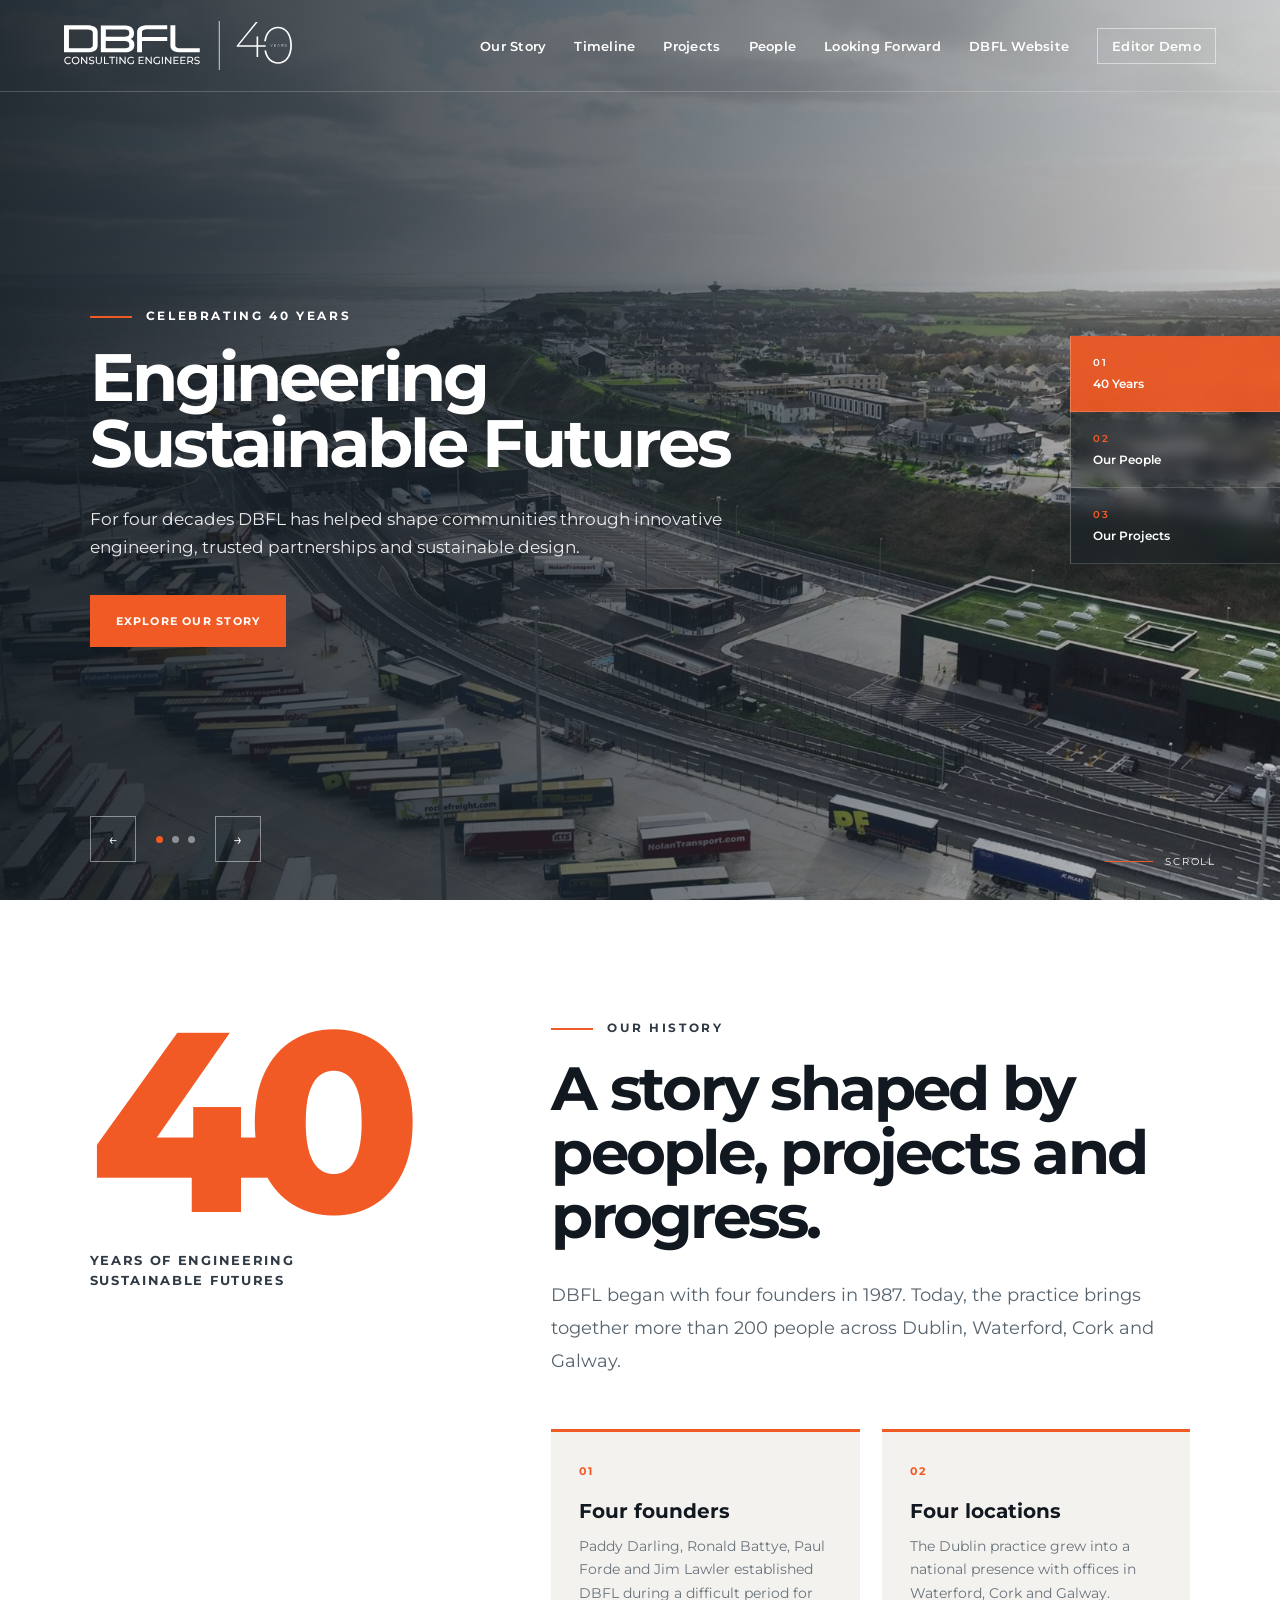
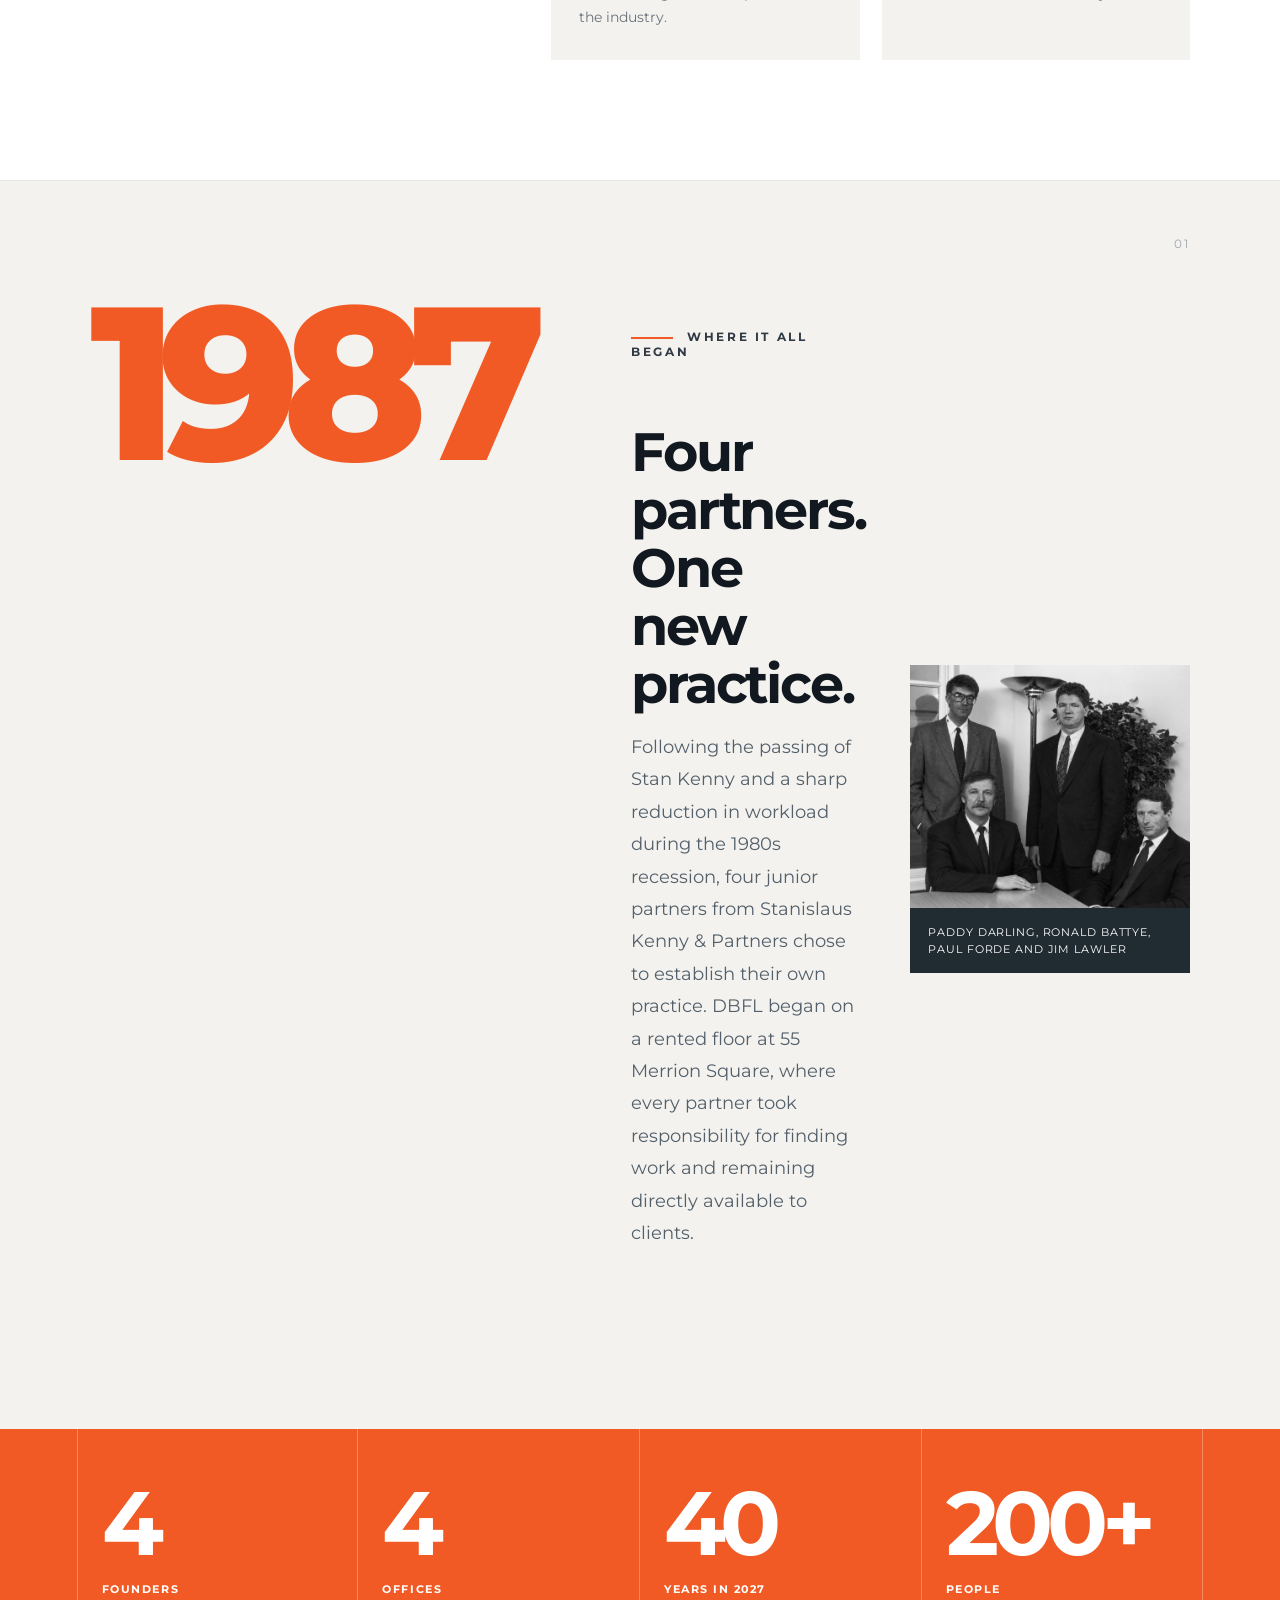
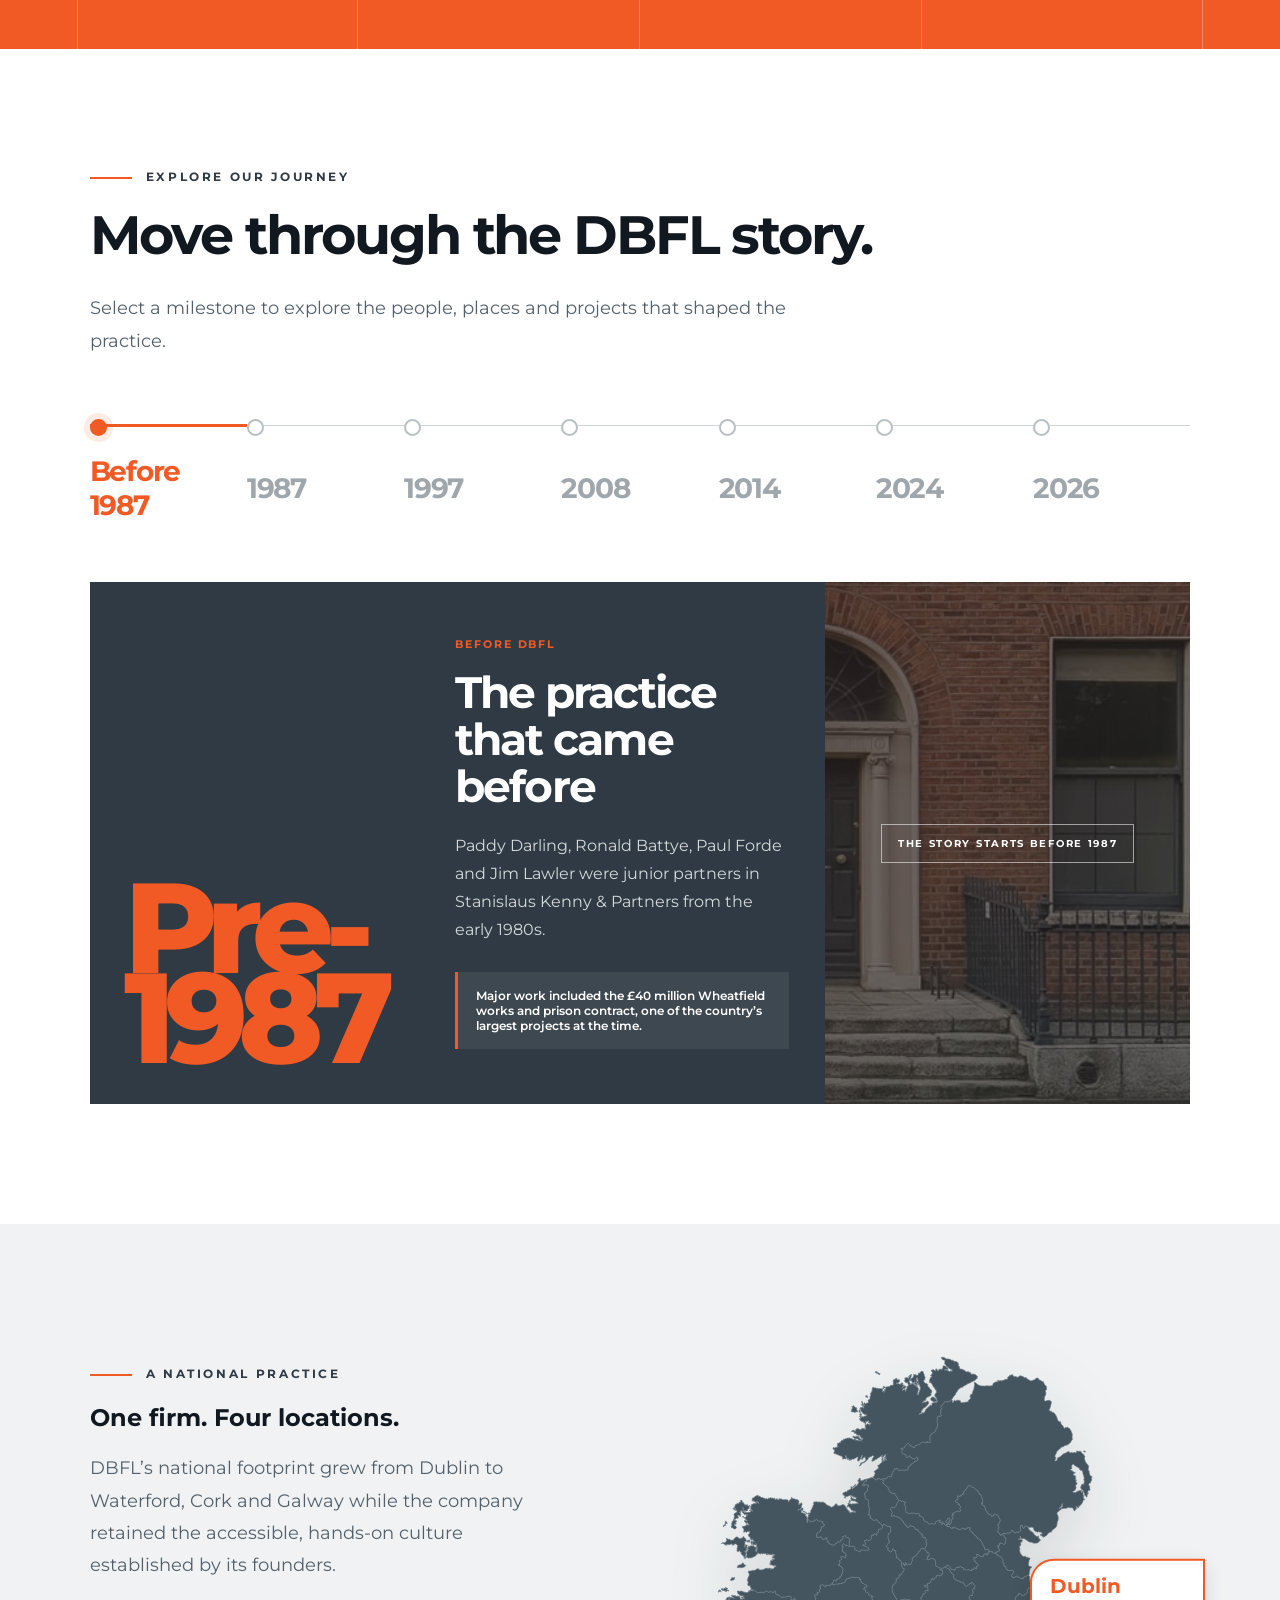
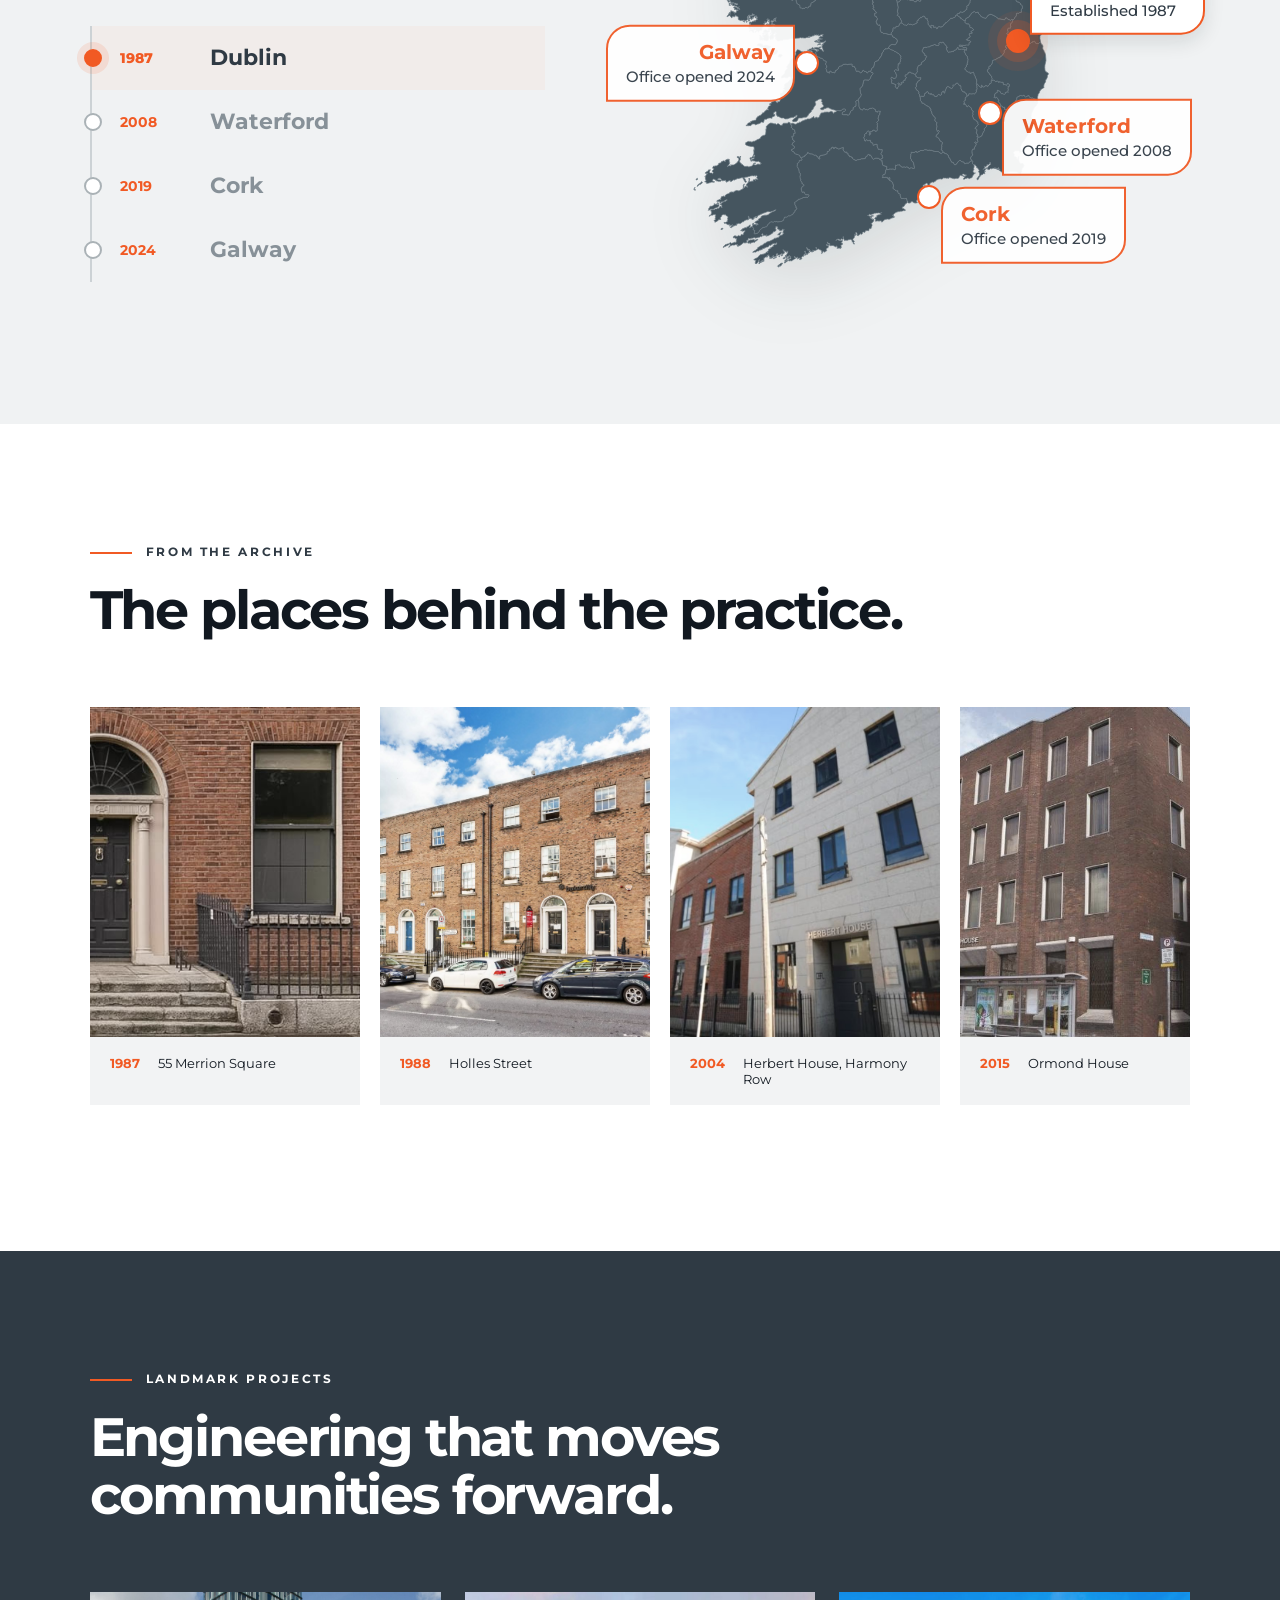
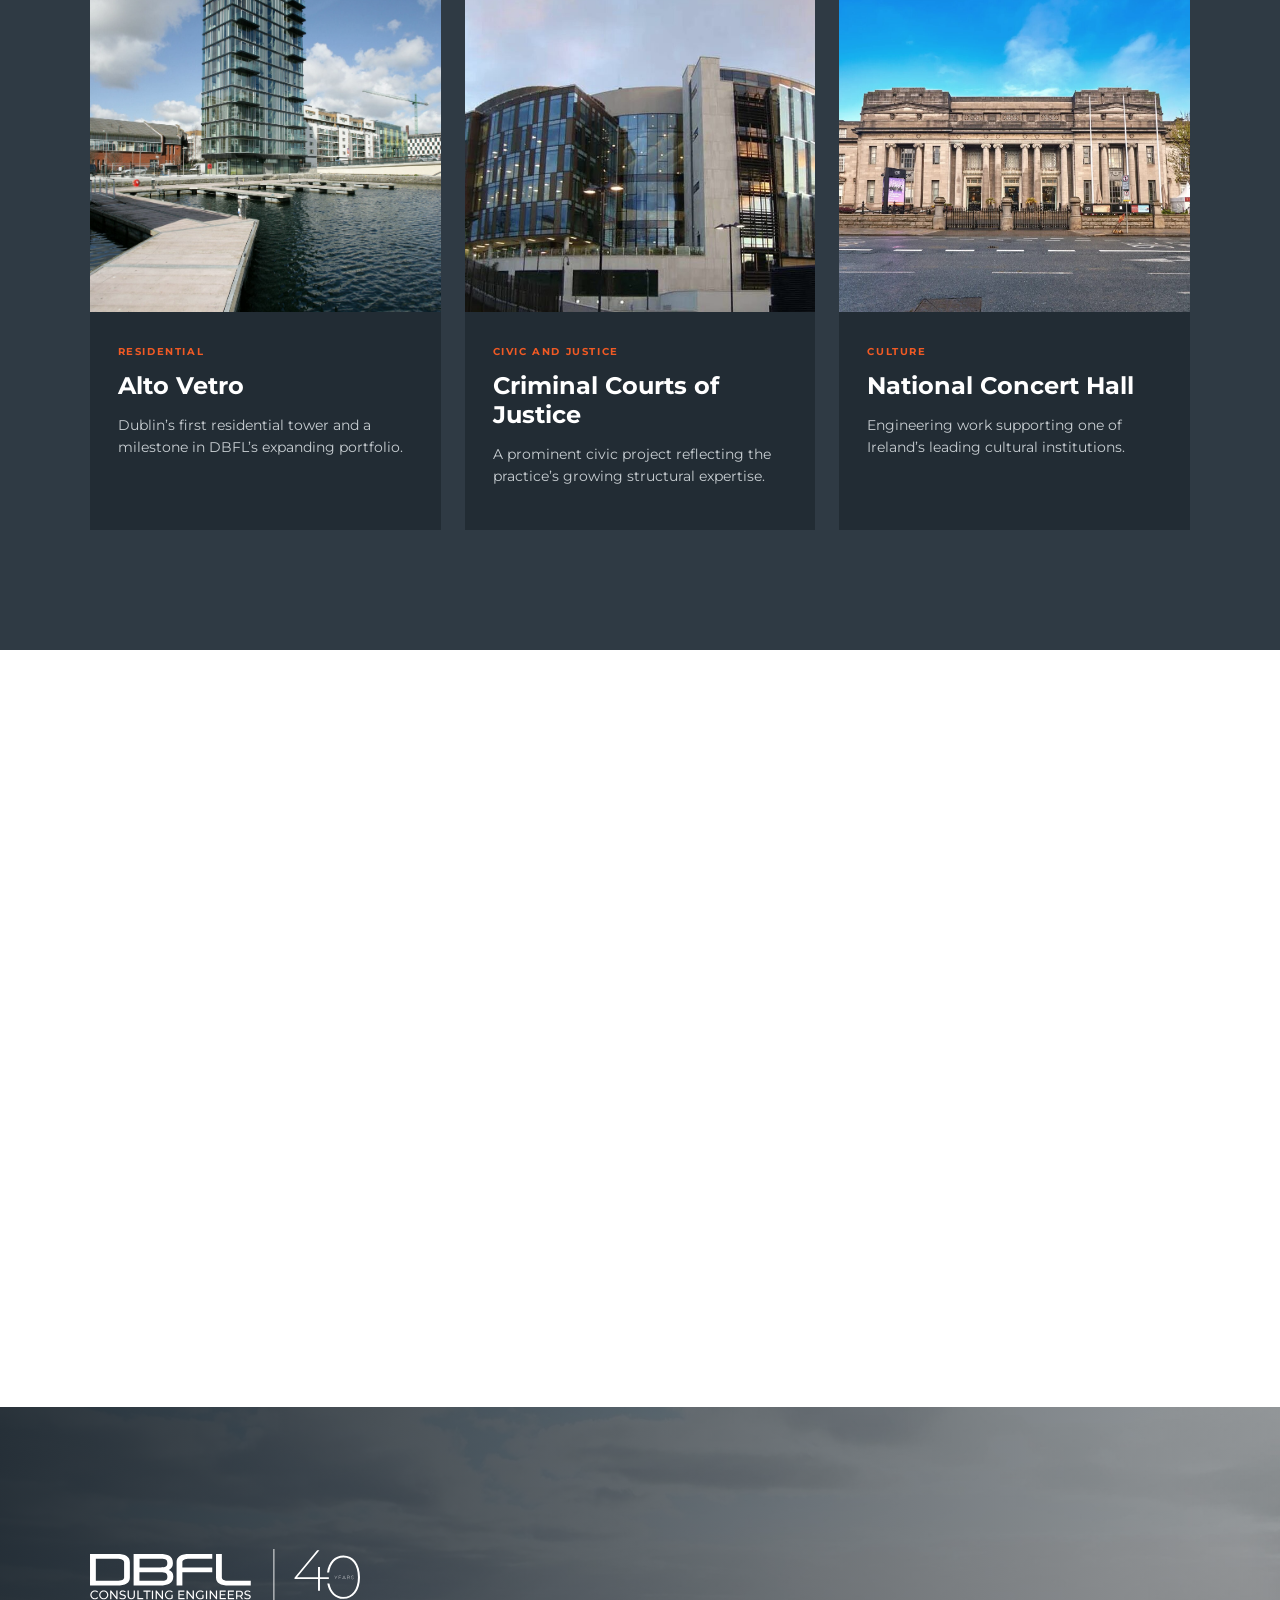
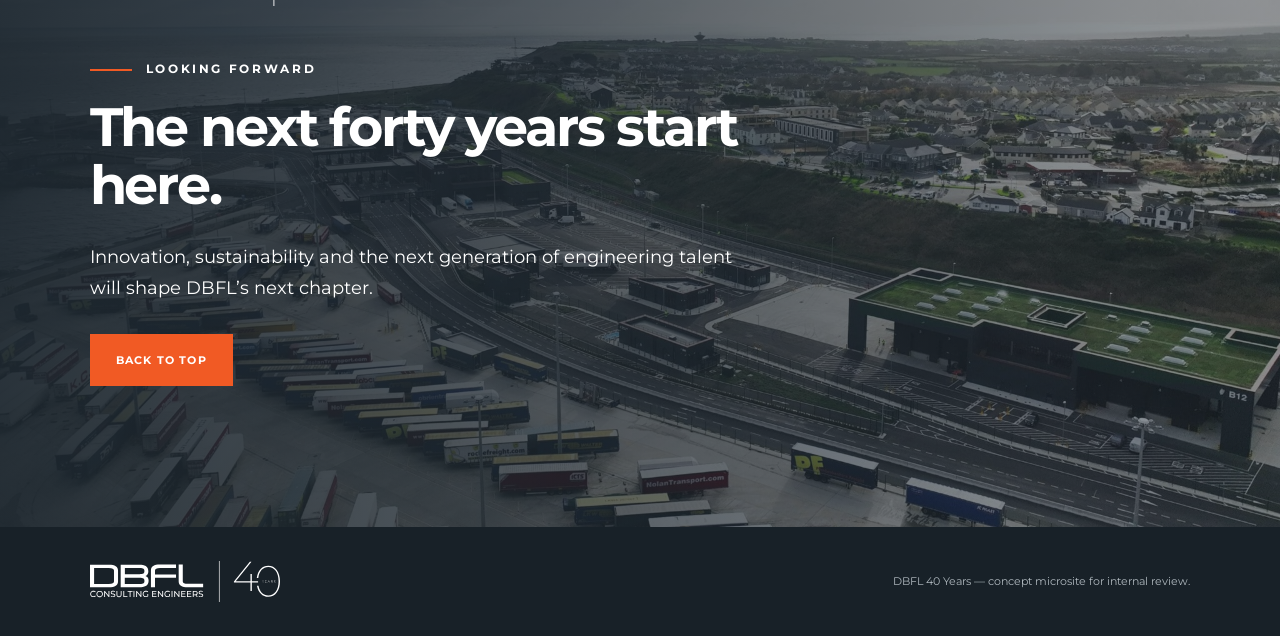
<file: index.html>
<!doctype html>
<html lang="en">
<head>
  <meta charset="utf-8" />
  <meta name="viewport" content="width=device-width, initial-scale=1" />
  <meta name="description" content="DBFL 40 Years anniversary microsite concept." />
  <title>DBFL 40 Years</title>
  <link rel="preconnect" href="https://fonts.googleapis.com">
  <link rel="preconnect" href="https://fonts.gstatic.com" crossorigin>
  <link href="https://fonts.googleapis.com/css2?family=Montserrat:wght@400;500;600;700;800&display=swap" rel="stylesheet">
  <link rel="stylesheet" href="css/style.css" />
</head>
<body>
  <header class="site-header" id="siteHeader">
    <a class="brand" href="#home" aria-label="DBFL 40 Years home">
      <img src="assets/logos/dbfl-40-white.svg" alt="DBFL 40 Years" />
    </a>

    <nav class="desktop-nav" aria-label="Primary navigation">
      <a href="#story">Our Story</a>
      <a href="#timeline">Timeline</a>
      <a href="#projects">Projects</a>
      <a href="#people">People</a>
      <a href="#future">Looking Forward</a>
      <a href="dbfl.html">DBFL Website</a>
      <a class="nav-admin" href="admin.html">Editor Demo</a>
    </nav>

    <button class="menu-toggle" id="menuToggle" aria-label="Open menu" aria-expanded="false">
      <span></span><span></span><span></span>
    </button>
  </header>

  <nav class="mobile-nav" id="mobileNav" aria-label="Mobile navigation">
    <a href="#story">Our Story</a>
    <a href="#timeline">Timeline</a>
    <a href="#projects">Projects</a>
    <a href="#people">People</a>
    <a href="#future">Looking Forward</a>
    <a href="dbfl.html">DBFL Website</a>
    <a href="admin.html">Editor Demo</a>
  </nav>

  <main>
    <section class="hero" id="home" aria-label="DBFL 40 Years hero slider">
      <article class="slide is-active" data-slide="0" style="--bg:url('../assets/images/hero-rosslare.jpg')">
        <div class="slide-shade"></div>
        <div class="slide-content">
          <p class="eyebrow">Celebrating 40 Years</p>
          <h1>Engineering<br>Sustainable Futures</h1>
          <p class="lead">For four decades DBFL has helped shape communities through innovative engineering, trusted partnerships and sustainable design.</p>
          <a class="button" href="#story">Explore Our Story</a>
        </div>
      </article>

      <article class="slide" data-slide="1" style="--bg:url('../assets/images/dbfl-team-town-hall-2026.jpg')">
        <div class="slide-shade"></div>
        <div class="slide-content">
          <p class="eyebrow">Four Decades of Expertise</p>
          <h2>Our People</h2>
          <p class="lead">The people behind four decades of engineering excellence.</p>
          <a class="button" href="#people">Meet the Team</a>
        </div>
      </article>

      <article class="slide" data-slide="2" style="--bg:url('../assets/images/hero-steven.jpg')">
        <div class="slide-shade"></div>
        <div class="slide-content">
          <p class="eyebrow">Built on Collaboration</p>
          <h2>Our Projects</h2>
          <p class="lead">Celebrating the projects that have helped shape Ireland.</p>
          <a class="button" href="#projects">View Landmark Projects</a>
        </div>
      </article>

      <div class="hero-tabs" aria-label="Choose slide">
        <button class="hero-tab is-active" data-go="0"><span>01</span>40 Years</button>
        <button class="hero-tab" data-go="1"><span>02</span>Our People</button>
        <button class="hero-tab" data-go="2"><span>03</span>Our Projects</button>
      </div>

      <div class="hero-controls">
        <button id="prevSlide" aria-label="Previous slide">←</button>
        <div class="dots" aria-label="Slider pagination">
          <button class="dot is-active" data-go="0" aria-label="Slide 1"></button>
          <button class="dot" data-go="1" aria-label="Slide 2"></button>
          <button class="dot" data-go="2" aria-label="Slide 3"></button>
        </div>
        <button id="nextSlide" aria-label="Next slide">→</button>
      </div>

      <a class="scroll-cue" href="#story" aria-label="Scroll to Our Story"><span></span>Scroll</a>
    </section>

    <section class="history-intro section" aria-labelledby="historyIntroTitle">
      <div class="history-stat reveal">
        <strong>40</strong>
        <span>Years of engineering sustainable futures</span>
      </div>
      <div class="history-intro-copy reveal">
        <p class="eyebrow dark">Our History</p>
        <h2 id="historyIntroTitle">A story shaped by people, projects and progress.</h2>
        <p>DBFL began with four founders in 1987. Today, the practice brings together more than 200 people across Dublin, Waterford, Cork and Galway.</p>
        <div class="history-themes">
          <article><span>01</span><h3>Four founders</h3><p>Paddy Darling, Ronald Battye, Paul Forde and Jim Lawler established DBFL during a difficult period for the industry.</p></article>
          <article><span>02</span><h3>Four locations</h3><p>The Dublin practice grew into a national presence with offices in Waterford, Cork and Galway.</p></article>
        </div>
      </div>
    </section>

    <section class="story section" id="story">
      <div class="section-number">01</div>
      <div class="story-year reveal">1987</div>
      <div class="story-copy reveal founder-story">
        <p class="eyebrow dark">Where It All Began</p>
        <h2>Four partners. One new practice.</h2>
        <p class="body-copy">Following the passing of Stan Kenny and a sharp reduction in workload during the 1980s recession, four junior partners from Stanislaus Kenny &amp; Partners chose to establish their own practice. DBFL began on a rented floor at 55 Merrion Square, where every partner took responsibility for finding work and remaining directly available to clients.</p>
        <figure class="founder-photo"><img src="assets/images/founders-1987.jpg" alt="DBFL founders Paddy Darling, Ronald Battye, Paul Forde and Jim Lawler"><figcaption>Paddy Darling, Ronald Battye, Paul Forde and Jim Lawler</figcaption></figure>
      </div>
    </section>

    <section class="legacy-numbers" aria-label="DBFL growth in numbers">
      <div class="legacy-number reveal"><strong data-count="4">4</strong><span>Founders</span></div>
      <div class="legacy-number reveal"><strong data-count="4">4</strong><span>Offices</span></div>
      <div class="legacy-number reveal"><strong data-count="40">40</strong><span>Years in 2027</span></div>
      <div class="legacy-number reveal"><strong data-count="200">200+</strong><span>People</span></div>
    </section>

    <section class="timeline-section section" id="timeline">
      <div class="section-heading reveal">
        <p class="eyebrow dark">Explore Our Journey</p>
        <h2>Move through the DBFL story.</h2>
        <p class="body-copy">Select a milestone to explore the people, places and projects that shaped the practice.</p>
      </div>

      <div class="interactive-timeline reveal" data-timeline>
        <div class="timeline-years" role="tablist" aria-label="DBFL history by decade">
          <button class="timeline-year is-active" role="tab" aria-selected="true" aria-controls="timelinePanel" data-year="pre1987">Before 1987</button>
          <button class="timeline-year" role="tab" aria-selected="false" aria-controls="timelinePanel" data-year="1987">1987</button>
          <button class="timeline-year" role="tab" aria-selected="false" aria-controls="timelinePanel" data-year="1997">1997</button>
          <button class="timeline-year" role="tab" aria-selected="false" aria-controls="timelinePanel" data-year="2008">2008</button>
          <button class="timeline-year" role="tab" aria-selected="false" aria-controls="timelinePanel" data-year="2014">2014</button>
          <button class="timeline-year" role="tab" aria-selected="false" aria-controls="timelinePanel" data-year="2024">2024</button>
          <button class="timeline-year" role="tab" aria-selected="false" aria-controls="timelinePanel" data-year="2026">2026</button>
        </div>

        <article class="timeline-panel" id="timelinePanel" role="tabpanel" tabindex="0">
          <div class="timeline-panel-year" id="timelinePanelYear">Pre-1987</div>
          <div class="timeline-panel-copy">
            <p class="timeline-kicker" id="timelineKicker">Before DBFL</p>
            <h3 id="timelineTitle">The practice that came before</h3>
            <p id="timelineText">Paddy Darling, Ronald Battye, Paul Forde and Jim Lawler were junior partners in Stanislaus Kenny &amp; Partners from the early 1980s.</p>
            <div class="timeline-archive" id="timelineArchive">Major work included the £40 million Wheatfield works and prison contract, one of the country’s largest projects at the time.</div>
          </div>
          <div class="timeline-image-placeholder" id="timelineImage" aria-label="Archive image placeholder">
            <span id="timelineImageLabel">55 Merrion Square</span>
          </div>
        </article>
      </div>
    </section>

    <section class="office-journey section" id="offices">
      <div class="office-copy reveal">
        <p class="eyebrow dark">A National Practice</p>
        <h2>One firm. Four locations.</h2>
        <p class="body-copy">DBFL’s national footprint grew from Dublin to Waterford, Cork and Galway while the company retained the accessible, hands-on culture established by its founders.</p>
        <ol class="office-milestones" aria-label="Select a DBFL office">
          <li class="is-active" tabindex="0" role="button" aria-pressed="true" data-office="dublin"><strong>1987</strong><span>Dublin</span></li>
          <li tabindex="0" role="button" aria-pressed="false" data-office="waterford"><strong>2008</strong><span>Waterford</span></li>
          <li tabindex="0" role="button" aria-pressed="false" data-office="cork"><strong>2019</strong><span>Cork</span></li>
          <li tabindex="0" role="button" aria-pressed="false" data-office="galway"><strong>2024</strong><span>Galway</span></li>
        </ol>
      </div>
      <div class="office-map-wrap reveal" aria-label="Interactive map of DBFL offices">
        <img class="office-map" src="assets/images/DBFL-Ireland-map-clean.svg?v=1" alt="Map of Ireland with county boundaries; office locations are shown by interactive markers">
        <button class="office-map-pin is-active pin-dublin" type="button" data-office="dublin" aria-label="Highlight Dublin office"><span class="pin-label"><span class="pin-city">Dublin</span><small>Established 1987</small></span></button>
        <button class="office-map-pin pin-waterford" type="button" data-office="waterford" aria-label="Highlight Waterford office"><span class="pin-label"><span class="pin-city">Waterford</span><small>Office opened 2008</small></span></button>
        <button class="office-map-pin pin-cork" type="button" data-office="cork" aria-label="Highlight Cork office"><span class="pin-label"><span class="pin-city">Cork</span><small>Office opened 2019</small></span></button>
        <button class="office-map-pin pin-galway" type="button" data-office="galway" aria-label="Highlight Galway office"><span class="pin-label"><span class="pin-city">Galway</span><small>Office opened 2024</small></span></button>
      </div>
    </section>

    <section class="archive-section section" aria-labelledby="archiveTitle">
      <div class="section-heading reveal"><p class="eyebrow dark">From the Archive</p><h2 id="archiveTitle">The places behind the practice.</h2></div>
      <div class="archive-reel" tabindex="0">
        <figure><img src="assets/images/office-merrion-square.jpg?v=2" alt="55 Merrion Square"><figcaption><strong>1987</strong>55 Merrion Square</figcaption></figure>
        <figure><img src="assets/images/office-holles-street.jpg" alt="Holles Street"><figcaption><strong>1988</strong>Holles Street</figcaption></figure>
        <figure><img src="assets/images/office-herbert-house.jpg" alt="Herbert House, Harmony Row"><figcaption><strong>2004</strong>Herbert House, Harmony Row</figcaption></figure>
        <figure><img src="assets/images/office-ormond-house.jpg" alt="Ormond House"><figcaption><strong>2015</strong>Ormond House</figcaption></figure>
      </div>
    </section>

    <section class="projects section dark-section" id="projects">
      <div class="section-heading reveal">
        <p class="eyebrow">Landmark Projects</p>
        <h2>Engineering that moves communities forward.</h2>
      </div>
      <div class="project-grid">
        <article class="project-card reveal"><img src="assets/images/project-alto-vetro.jpg" alt="Alto Vetro residential tower"><div><span>Residential</span><h3>Alto Vetro</h3><p>Dublin’s first residential tower and a milestone in DBFL’s expanding portfolio.</p></div></article>
        <article class="project-card reveal"><img src="assets/images/project-criminal-courts.jpg" alt="Criminal Courts of Justice"><div><span>Civic and Justice</span><h3>Criminal Courts of Justice</h3><p>A prominent civic project reflecting the practice’s growing structural expertise.</p></div></article>
        <article class="project-card reveal"><img src="assets/images/project-national-concert-hall.jpg" alt="National Concert Hall"><div><span>Culture</span><h3>National Concert Hall</h3><p>Engineering work supporting one of Ireland’s leading cultural institutions.</p></div></article>
      </div>
    </section>

    <section class="people section" id="people">
      <div class="section-heading reveal">
        <p class="eyebrow dark">The People Behind DBFL</p>
        <h2>Forty years shaped by expertise and collaboration.</h2>
      </div>
      <div class="principles-grid reveal">
        <article><span>01</span><h3>Win work</h3><p>Each partner took responsibility for finding clients and building trusted relationships.</p></article>
        <article><span>02</span><h3>Stay accessible</h3><p>Clients received direct access to experienced leaders and practical advice.</p></article>
        <article><span>03</span><h3>Share responsibility</h3><p>Experienced input remained close to every project and every client.</p></article>
        <article><span>04</span><h3>Keep evolving</h3><p>The practice adapted its disciplines, locations and services as Ireland changed.</p></article>
      </div>
    </section>

    <section class="future section" id="future">
      <div class="future-image"></div>
      <div class="future-content reveal">
        <img src="assets/logos/dbfl-40-white.svg" alt="DBFL 40 Years">
        <p class="eyebrow">Looking Forward</p>
        <h2>The next forty years start here.</h2>
        <p>Innovation, sustainability and the next generation of engineering talent will shape DBFL’s next chapter.</p>
        <a class="button" href="#home">Back to Top</a>
      </div>
    </section>
  </main>

  <footer>
    <img src="assets/logos/dbfl-40-white.svg" alt="DBFL 40 Years">
    <p>DBFL 40 Years — concept microsite for internal review.</p>
  </footer>

  <script src="js/main.js"></script>
</body>
</html>
</file>
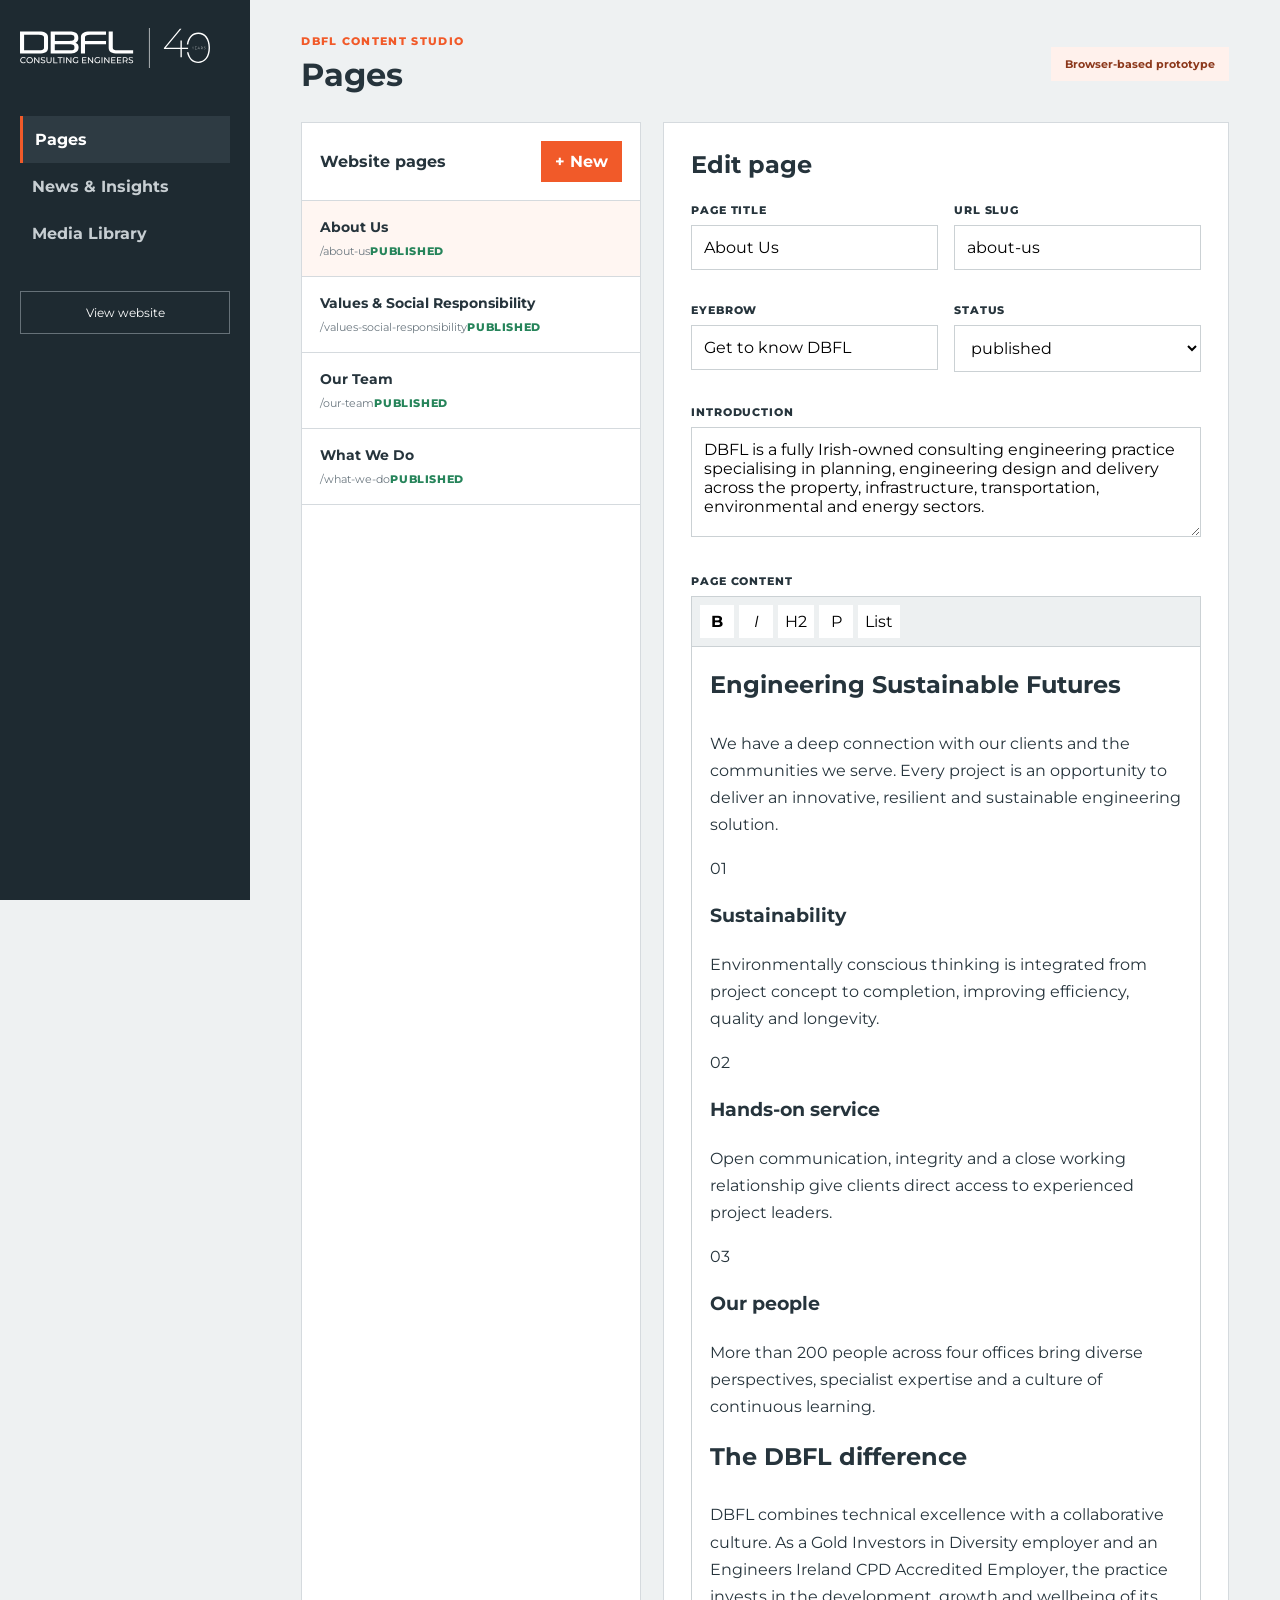
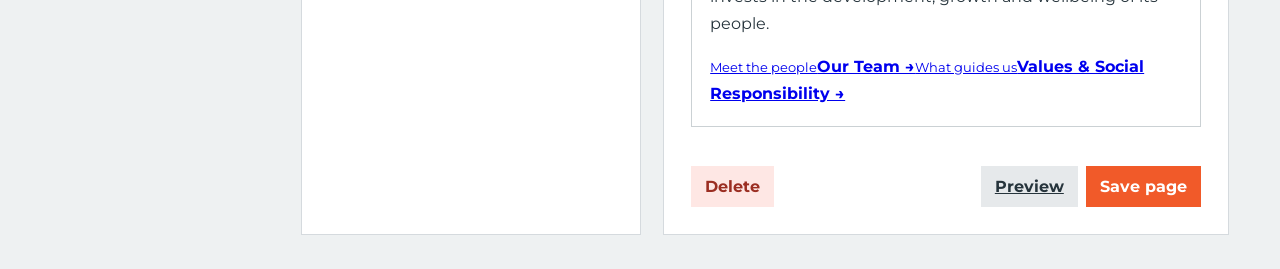
<file: admin.html>
<!doctype html><html lang="en"><head><meta charset="utf-8"><meta name="viewport" content="width=device-width,initial-scale=1"><title>DBFL Content Editor Demo</title><link rel="stylesheet" href="css/admin.css"></head><body><div class="admin-shell"><aside class="admin-sidebar"><img class="admin-logo" src="assets/logos/dbfl-40-white.svg" alt="DBFL"><nav class="admin-nav"><button class="active" data-panel="pages">Pages</button><button data-panel="news">News &amp; Insights</button><button data-panel="media">Media Library</button></nav><a class="view-site" href="dbfl.html">View website</a></aside><main class="admin-main"><header class="admin-top"><div><p style="margin:0 0 7px;color:#f15a29;font-size:11px;font-weight:800;text-transform:uppercase;letter-spacing:.12em">DBFL Content Studio</p><h1 id="panelTitle">Pages</h1></div><span class="demo-badge">Browser-based prototype</span></header>
<section class="admin-panel active" id="panel-pages"><div class="workspace"><div class="item-list"><div class="list-head"><h2>Website pages</h2><button class="primary" id="newPage">+ New</button></div><div id="pageList"></div></div><div class="editor-card" id="pageEditor"><div class="empty">Select a page or create a new one.</div></div></div></section>
<section class="admin-panel" id="panel-news"><div class="workspace"><div class="item-list"><div class="list-head"><h2>Articles</h2><button class="primary" id="newNews">+ New</button></div><div id="newsList"></div></div><div class="editor-card" id="newsEditor"><div class="empty">Select an article or create a new one.</div></div></div></section>
<section class="admin-panel" id="panel-media"><div class="media-layout"><div class="media-card"><h2>Upload image</h2><div class="dropzone"><input type="file" id="mediaUpload" accept="image/*"><p class="hint">For this demonstration, images are saved in this browser. A production version would use the WordPress Media Library.</p></div><button class="secondary" id="resetDemo" style="margin-top:20px">Reset demo content</button></div><div><div class="media-grid" id="mediaGrid"></div></div></div></section>
</main></div><div class="toast" id="toast">Saved</div><script src="js/content-store.js"></script><script src="js/admin.js"></script></body></html>
</file>
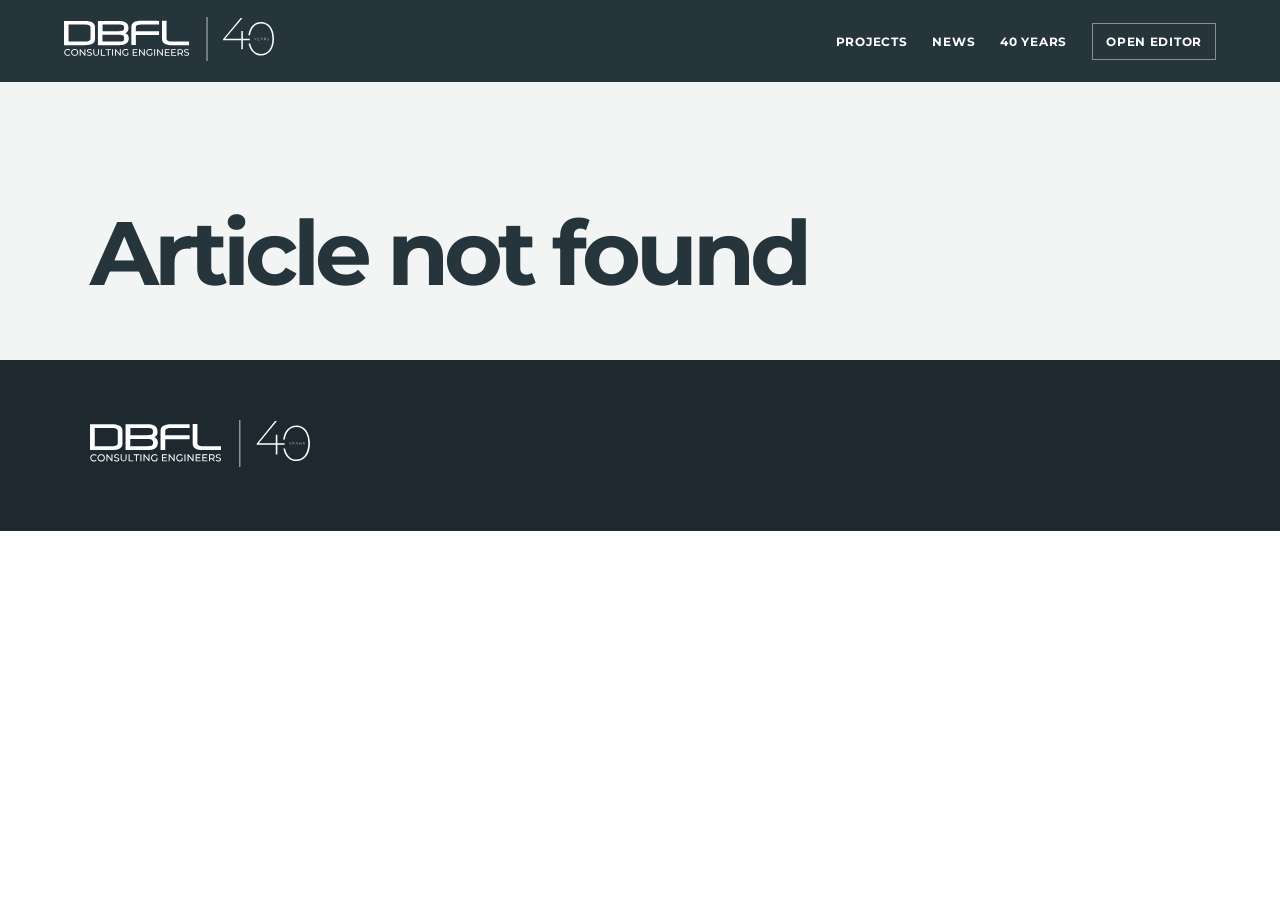
<file: article.html>
<!doctype html><html lang="en"><head><meta charset="utf-8"><meta name="viewport" content="width=device-width,initial-scale=1"><title>DBFL News</title><link rel="stylesheet" href="css/dbfl-site.css"></head><body><header class="dbfl-header"><a href="dbfl.html"><img src="assets/logos/dbfl-40-white.svg" alt="DBFL"></a><nav class="dbfl-nav"><a href="projects.html">Projects</a><a href="news.html">News</a><a href="index.html">40 Years</a><a class="editor-link" href="admin.html">Open Editor</a></nav></header><main id="articleRoot"></main><footer class="dbfl-footer"><img src="assets/logos/dbfl-40-white.svg" alt="DBFL"></footer><script src="js/content-store.js"></script><script>const id=new URLSearchParams(location.search).get('id');const item=DBFLContent.load().news.find(n=>n.id===id&&n.status==='published');const root=document.getElementById('articleRoot');if(!item){root.innerHTML='<section class="page-hero"><h1>Article not found</h1></section>'}else{document.title=item.title+' | DBFL';root.innerHTML=`<section class="page-hero"><p class="kicker">${DBFLContent.escape(item.category)} · ${DBFLContent.escape(item.date)}</p><h1>${DBFLContent.escape(item.title)}</h1></section>${item.image?`<div style="height:min(58vw,650px);background:center/cover url('${item.image.replace(/'/g,'')}')"></div>`:''}<div class="article-wrap"><article class="article-body"><p class="lead">${DBFLContent.escape(item.excerpt)}</p><p>${DBFLContent.escape(item.body)}</p></article><aside class="article-aside"><a href="news.html">Back to News &amp; Insights</a></aside></div>`}</script></body></html>
</file>
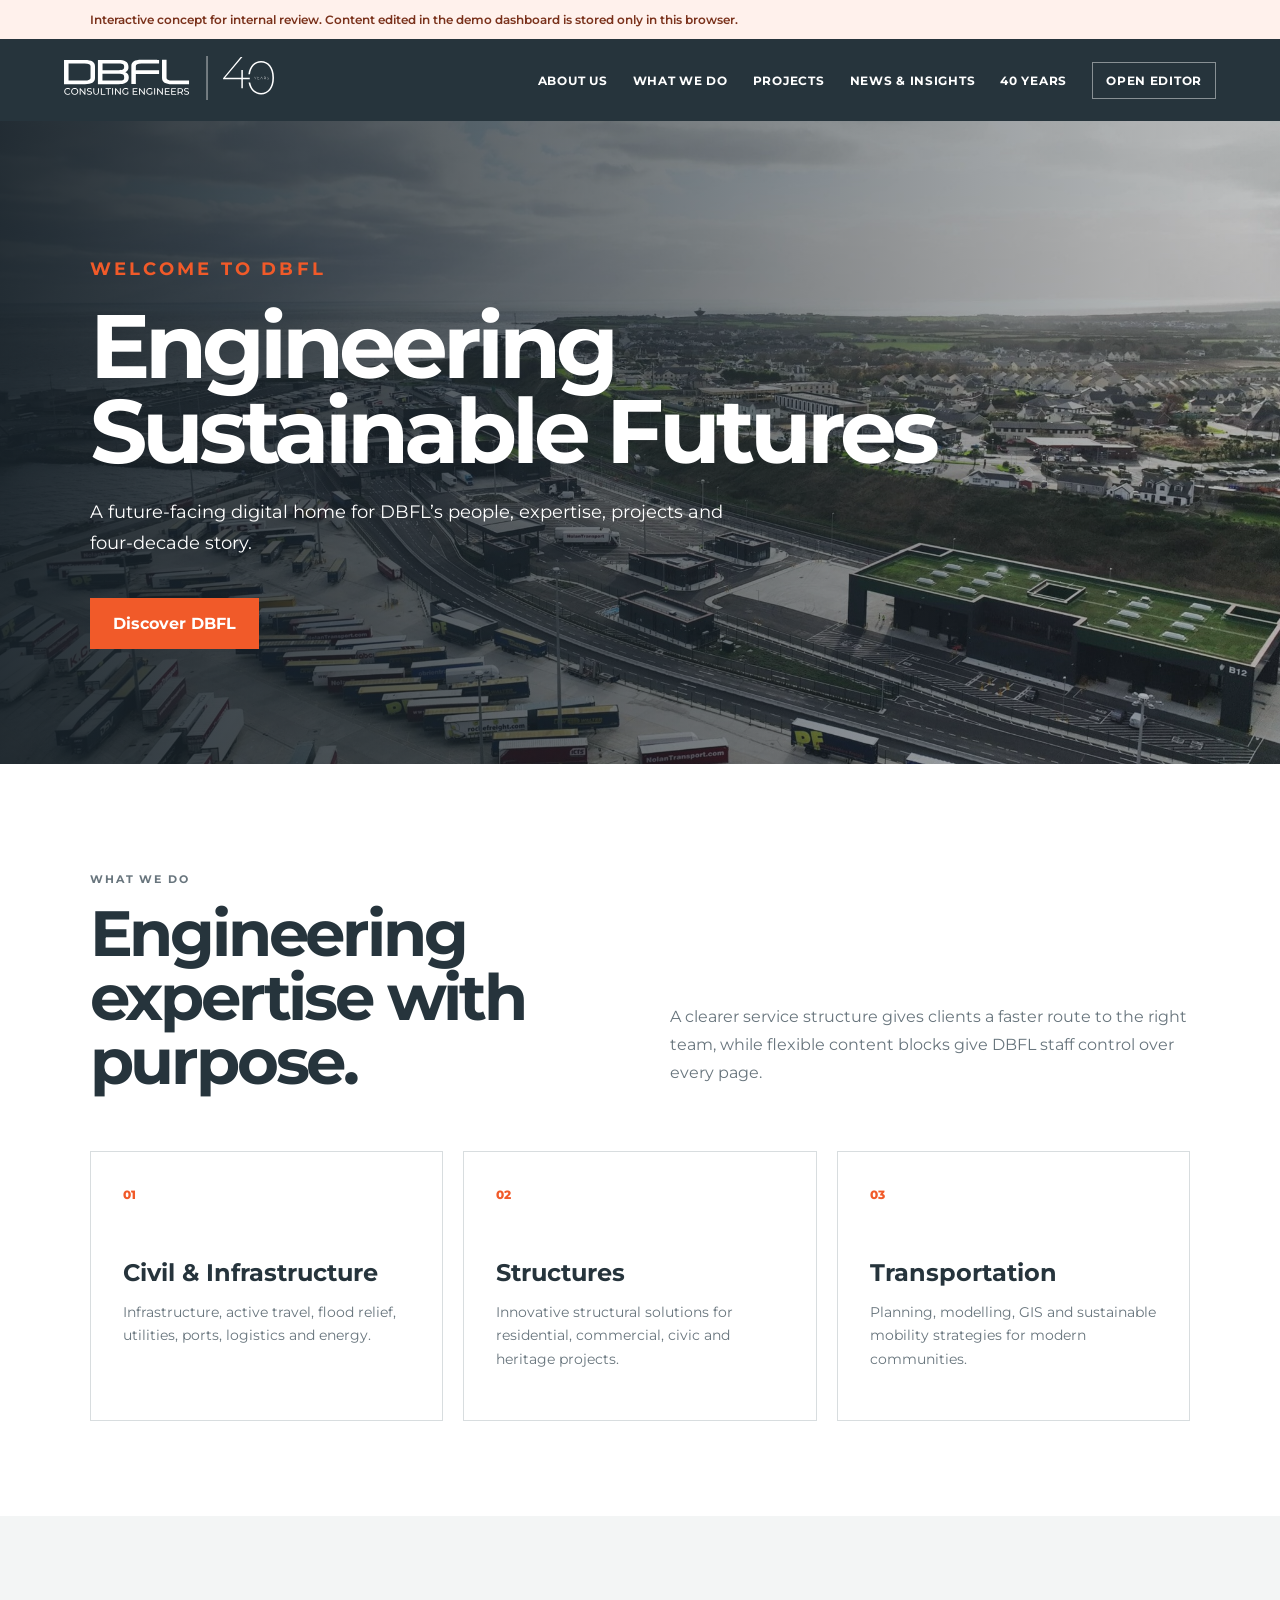
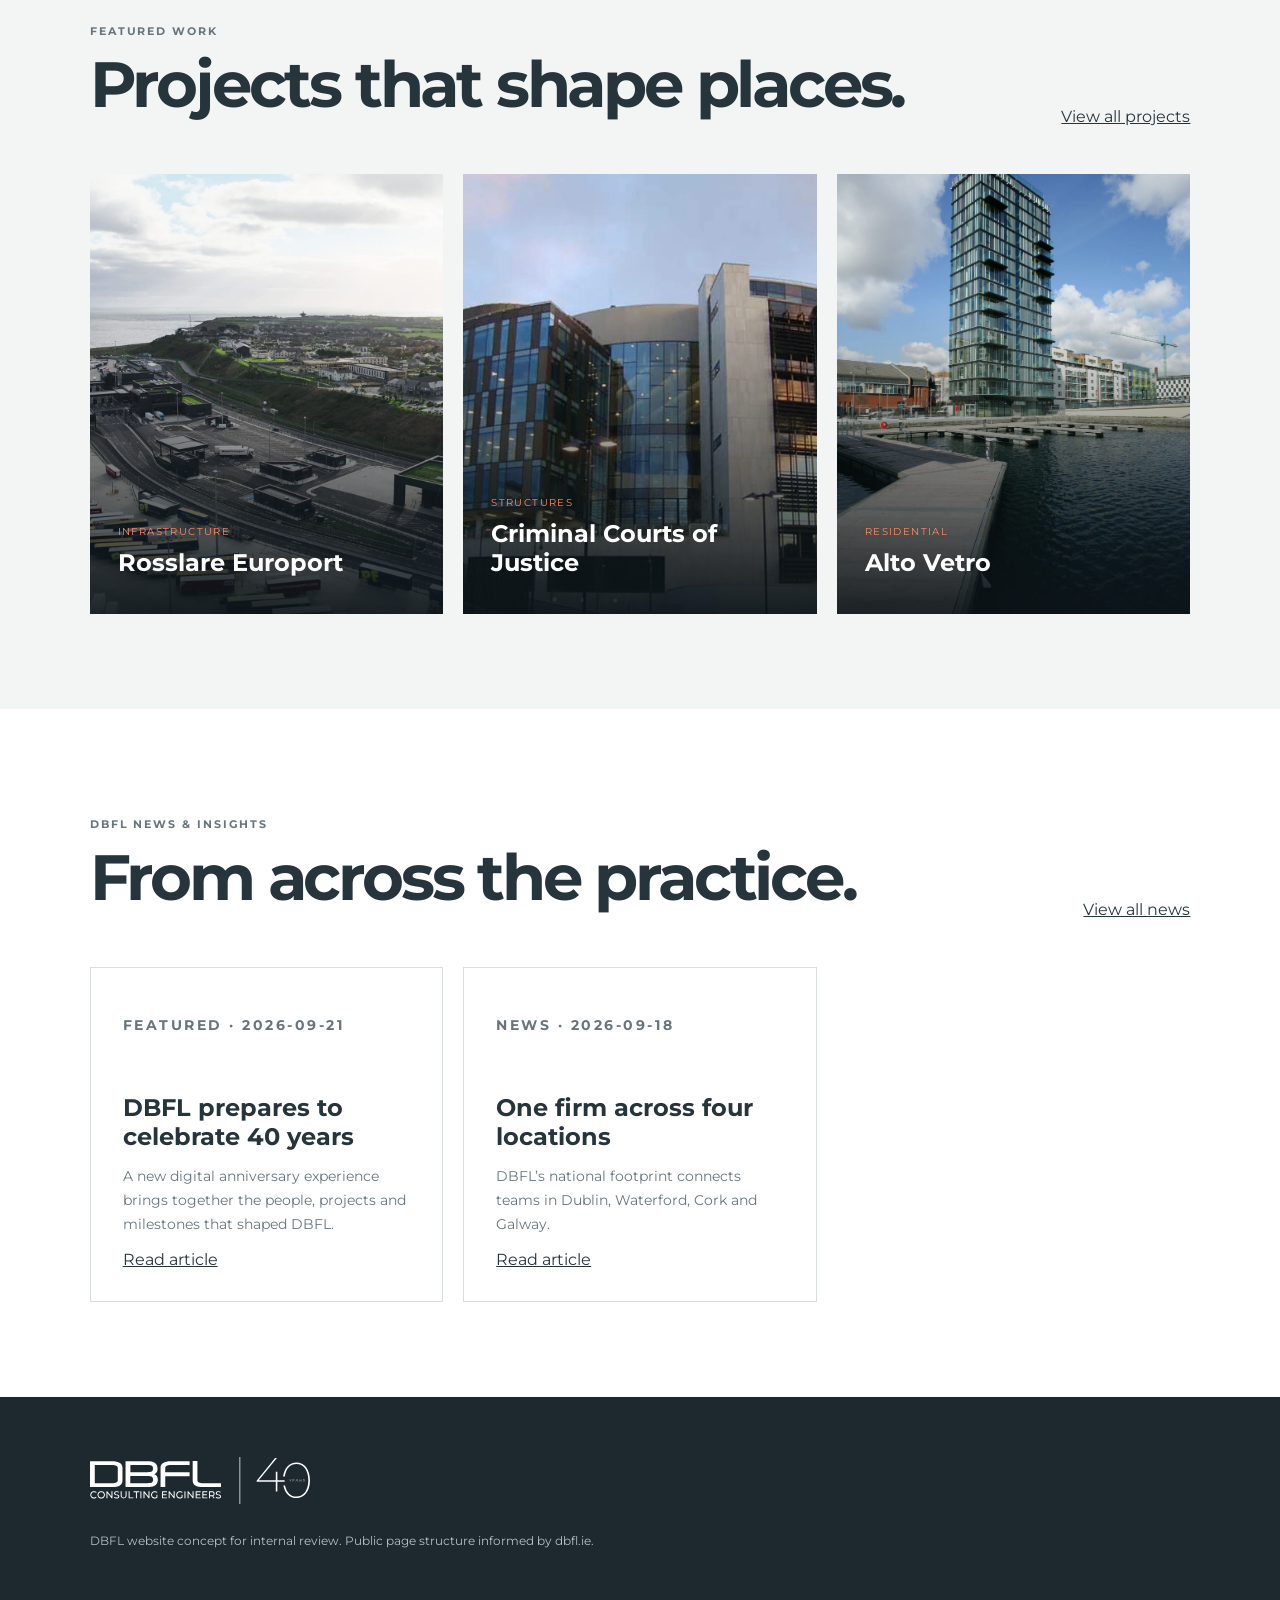
<file: dbfl.html>
<!doctype html><html lang="en"><head><meta charset="utf-8"><meta name="viewport" content="width=device-width,initial-scale=1"><meta name="description" content="DBFL website and content editor concept"><title>DBFL Website Concept</title><link rel="stylesheet" href="css/dbfl-site.css"></head><body>
<div class="notice">Interactive concept for internal review. Content edited in the demo dashboard is stored only in this browser.</div>
<header class="dbfl-header"><a href="dbfl.html"><img src="assets/logos/dbfl-40-white.svg" alt="DBFL Consulting Engineers"></a><nav class="dbfl-nav"><a href="page.html?slug=about-us">About Us</a><a href="page.html?slug=what-we-do">What We Do</a><a href="projects.html">Projects</a><a href="news.html">News &amp; Insights</a><a href="index.html">40 Years</a><a class="editor-link" href="admin.html">Open Editor</a></nav></header>
<main>
  <section class="site-hero"><div><p class="kicker">Welcome to DBFL</p><h1>Engineering<br>Sustainable Futures</h1><p>A future-facing digital home for DBFL’s people, expertise, projects and four-decade story.</p><a class="button" href="page.html?slug=about-us">Discover DBFL</a></div></section>
  <section class="content-section"><div class="section-head"><div><p class="kicker">What We Do</p><h2>Engineering expertise with purpose.</h2></div><p>A clearer service structure gives clients a faster route to the right team, while flexible content blocks give DBFL staff control over every page.</p></div><div class="service-grid"><article class="service-card"><span>01</span><h3>Civil &amp; Infrastructure</h3><p>Infrastructure, active travel, flood relief, utilities, ports, logistics and energy.</p></article><article class="service-card"><span>02</span><h3>Structures</h3><p>Innovative structural solutions for residential, commercial, civic and heritage projects.</p></article><article class="service-card"><span>03</span><h3>Transportation</h3><p>Planning, modelling, GIS and sustainable mobility strategies for modern communities.</p></article></div></section>
  <section class="content-section alt"><div class="section-head"><div><p class="kicker">Featured Work</p><h2>Projects that shape places.</h2></div><a href="projects.html">View all projects</a></div><div class="card-grid"><article class="image-card"><img src="assets/images/hero-rosslare.jpg" alt="Rosslare Europort"><div><span>Infrastructure</span><h3>Rosslare Europort</h3></div></article><article class="image-card"><img src="assets/images/project-criminal-courts.jpg" alt="Criminal Courts of Justice"><div><span>Structures</span><h3>Criminal Courts of Justice</h3></div></article><article class="image-card"><img src="assets/images/project-alto-vetro.jpg" alt="Alto Vetro"><div><span>Residential</span><h3>Alto Vetro</h3></div></article></div></section>
  <section class="content-section"><div class="section-head"><div><p class="kicker">DBFL News &amp; Insights</p><h2>From across the practice.</h2></div><a href="news.html">View all news</a></div><div class="news-grid" id="homeNews"></div></section>
</main><footer class="dbfl-footer"><img src="assets/logos/dbfl-40-white.svg" alt="DBFL"><p>DBFL website concept for internal review. Public page structure informed by dbfl.ie.</p></footer>
<script src="js/content-store.js"></script><script>const data=DBFLContent.load();document.getElementById('homeNews').innerHTML=data.news.filter(x=>x.status==='published').slice(0,3).map(n=>`<article class="content-card"><p class="kicker">${DBFLContent.escape(n.category)} · ${DBFLContent.escape(n.date)}</p><h3>${DBFLContent.escape(n.title)}</h3><p>${DBFLContent.escape(n.excerpt)}</p><a href="article.html?id=${encodeURIComponent(n.id)}">Read article</a></article>`).join('');</script></body></html>
</file>
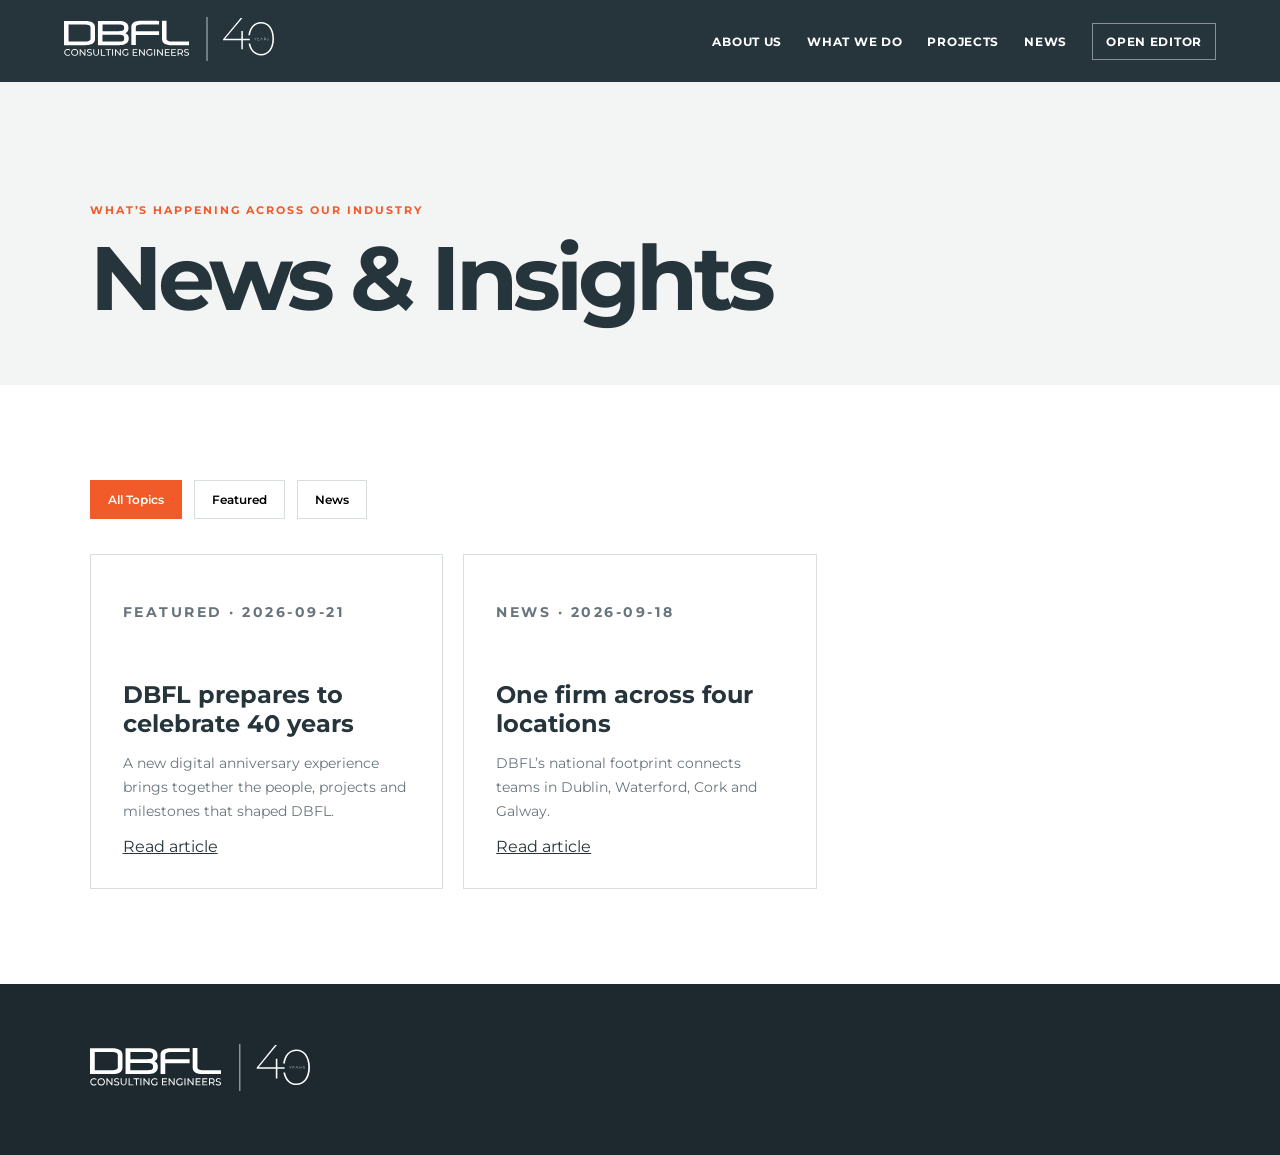
<file: news.html>
<!doctype html><html lang="en"><head><meta charset="utf-8"><meta name="viewport" content="width=device-width,initial-scale=1"><title>News &amp; Insights | DBFL</title><link rel="stylesheet" href="css/dbfl-site.css"></head><body><header class="dbfl-header"><a href="dbfl.html"><img src="assets/logos/dbfl-40-white.svg" alt="DBFL"></a><nav class="dbfl-nav"><a href="page.html?slug=about-us">About Us</a><a href="page.html?slug=what-we-do">What We Do</a><a href="projects.html">Projects</a><a href="news.html">News</a><a class="editor-link" href="admin.html">Open Editor</a></nav></header><main><section class="page-hero"><p class="kicker">What’s happening across our industry</p><h1>News &amp; Insights</h1></section><section class="content-section"><div class="filterbar"><button class="active" data-filter="All">All Topics</button><button data-filter="Featured">Featured</button><button data-filter="News">News</button></div><div class="news-grid" id="newsGrid"></div></section></main><footer class="dbfl-footer"><img src="assets/logos/dbfl-40-white.svg" alt="DBFL"></footer><script src="js/content-store.js"></script><script>const data=DBFLContent.load(),grid=document.getElementById('newsGrid');function draw(filter='All'){grid.innerHTML=data.news.filter(n=>n.status==='published'&&(filter==='All'||n.category===filter)).map(n=>`<article class="content-card"><p class="kicker">${DBFLContent.escape(n.category)} · ${DBFLContent.escape(n.date)}</p><h3>${DBFLContent.escape(n.title)}</h3><p>${DBFLContent.escape(n.excerpt)}</p><a href="article.html?id=${encodeURIComponent(n.id)}">Read article</a></article>`).join('')||'<p>No published articles in this category.</p>'}draw();document.querySelectorAll('[data-filter]').forEach(b=>b.onclick=()=>{document.querySelectorAll('[data-filter]').forEach(x=>x.classList.remove('active'));b.classList.add('active');draw(b.dataset.filter)})</script></body></html>
</file>
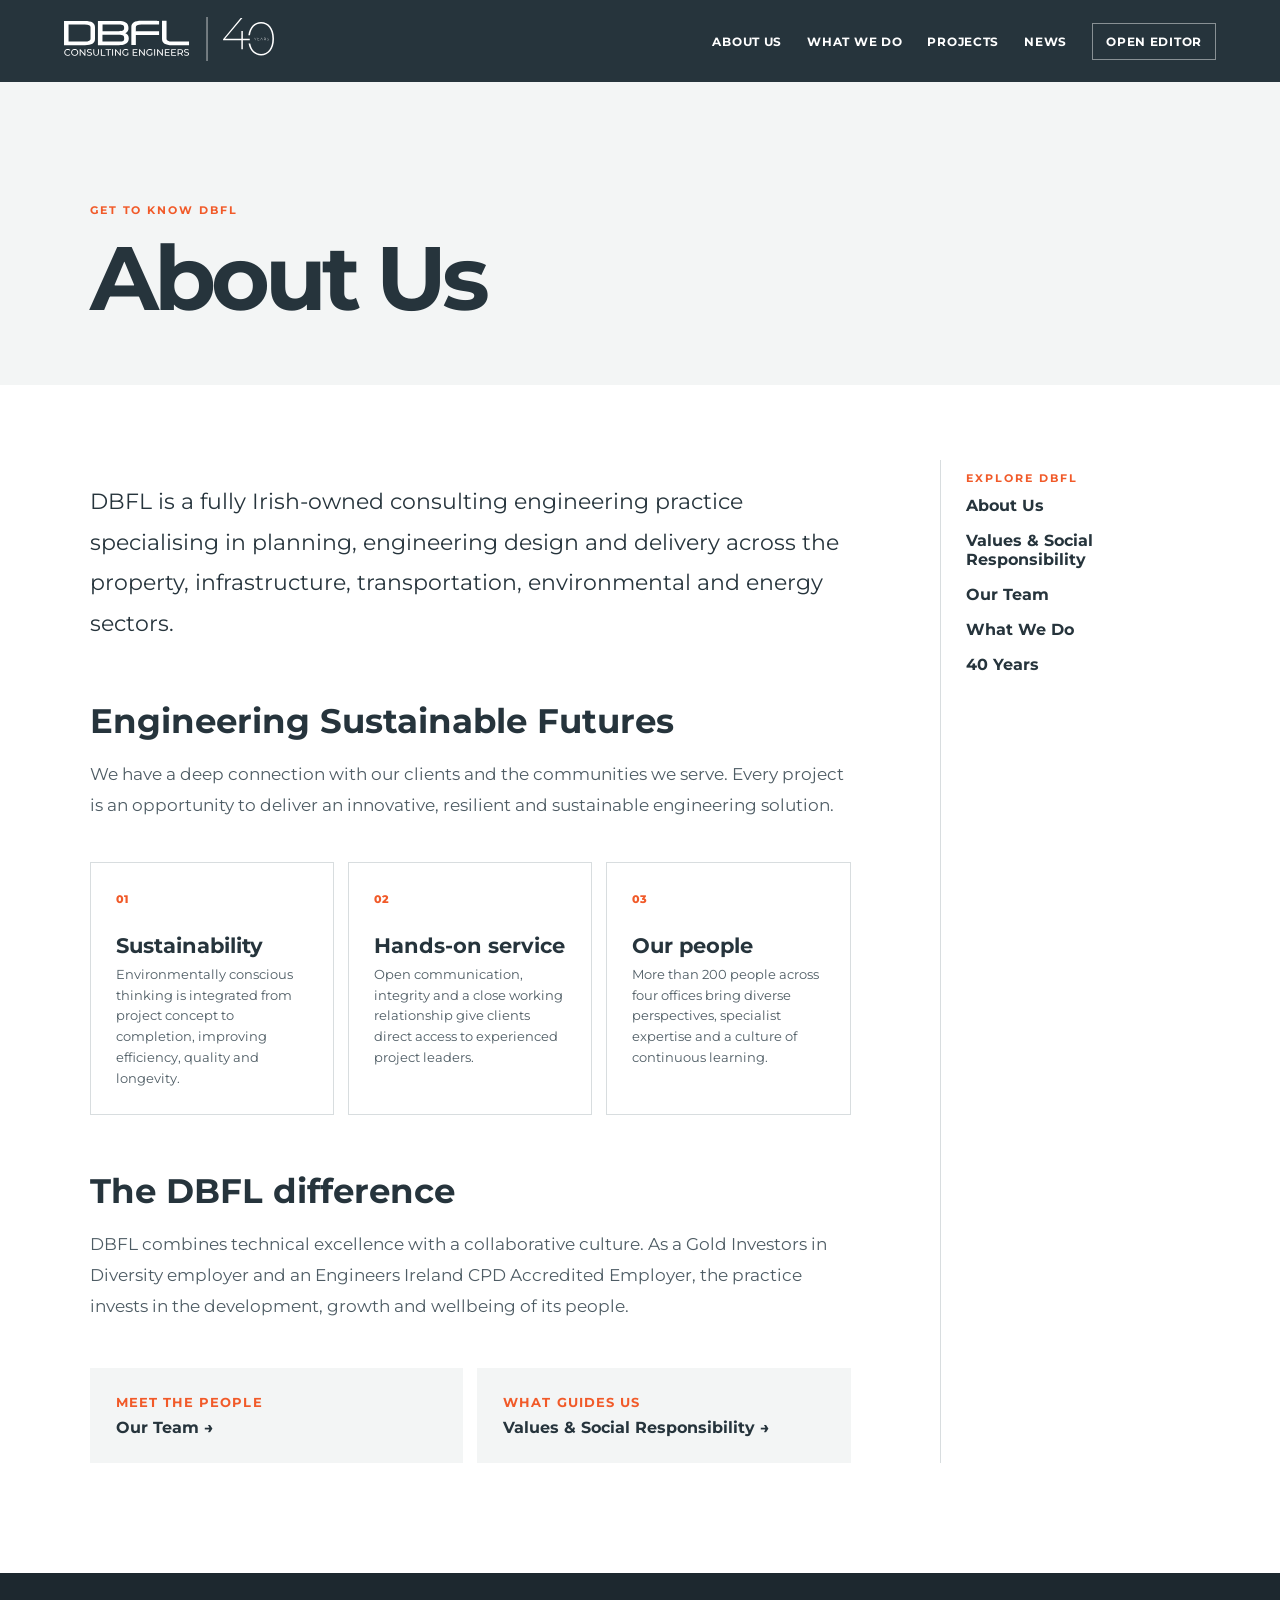
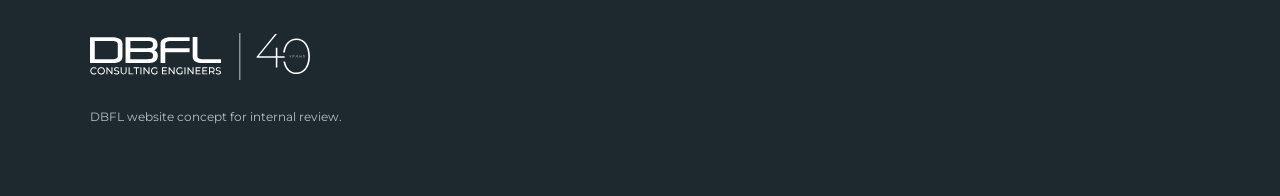
<file: page.html>
<!doctype html>
<html lang="en">
<head>
  <meta charset="utf-8">
  <meta name="viewport" content="width=device-width,initial-scale=1">
  <title>DBFL Page</title>
  <link rel="stylesheet" href="css/dbfl-site.css">
</head>
<body>
  <header class="dbfl-header">
    <a href="dbfl.html"><img src="assets/logos/dbfl-40-white.svg" alt="DBFL"></a>
    <nav class="dbfl-nav"><a href="page.html?slug=about-us">About Us</a><a href="page.html?slug=what-we-do">What We Do</a><a href="projects.html">Projects</a><a href="news.html">News</a><a class="editor-link" href="admin.html">Open Editor</a></nav>
  </header>
  <main id="pageRoot"></main>
  <footer class="dbfl-footer"><img src="assets/logos/dbfl-40-white.svg" alt="DBFL"><p>DBFL website concept for internal review.</p></footer>
  <script src="js/content-store.js"></script>
  <script>
    const slug=new URLSearchParams(location.search).get('slug')||'about-us';
    const data=DBFLContent.load();
    const page=data.pages.find(p=>p.slug===slug&&p.status==='published');
    const root=document.getElementById('pageRoot');
    if(!page){
      root.innerHTML='<section class="page-hero"><p class="kicker">Page not found</p><h1>This page is not published.</h1></section>';
    }else{
      document.title=page.title+' | DBFL';
      root.innerHTML=`<section class="page-hero"><p class="kicker">${DBFLContent.escape(page.eyebrow)}</p><h1>${DBFLContent.escape(page.title)}</h1></section><div class="article-wrap"><article class="article-body"><p class="lead">${DBFLContent.escape(page.intro)}</p>${page.body}</article><aside class="article-aside"><p class="kicker">Explore DBFL</p>${data.pages.filter(p=>p.status==='published').map(p=>`<a href="page.html?slug=${encodeURIComponent(p.slug)}">${DBFLContent.escape(p.title)}</a>`).join('')}<a href="index.html">40 Years</a></aside></div>`;
    }
  </script>
</body>
</html>
</file>
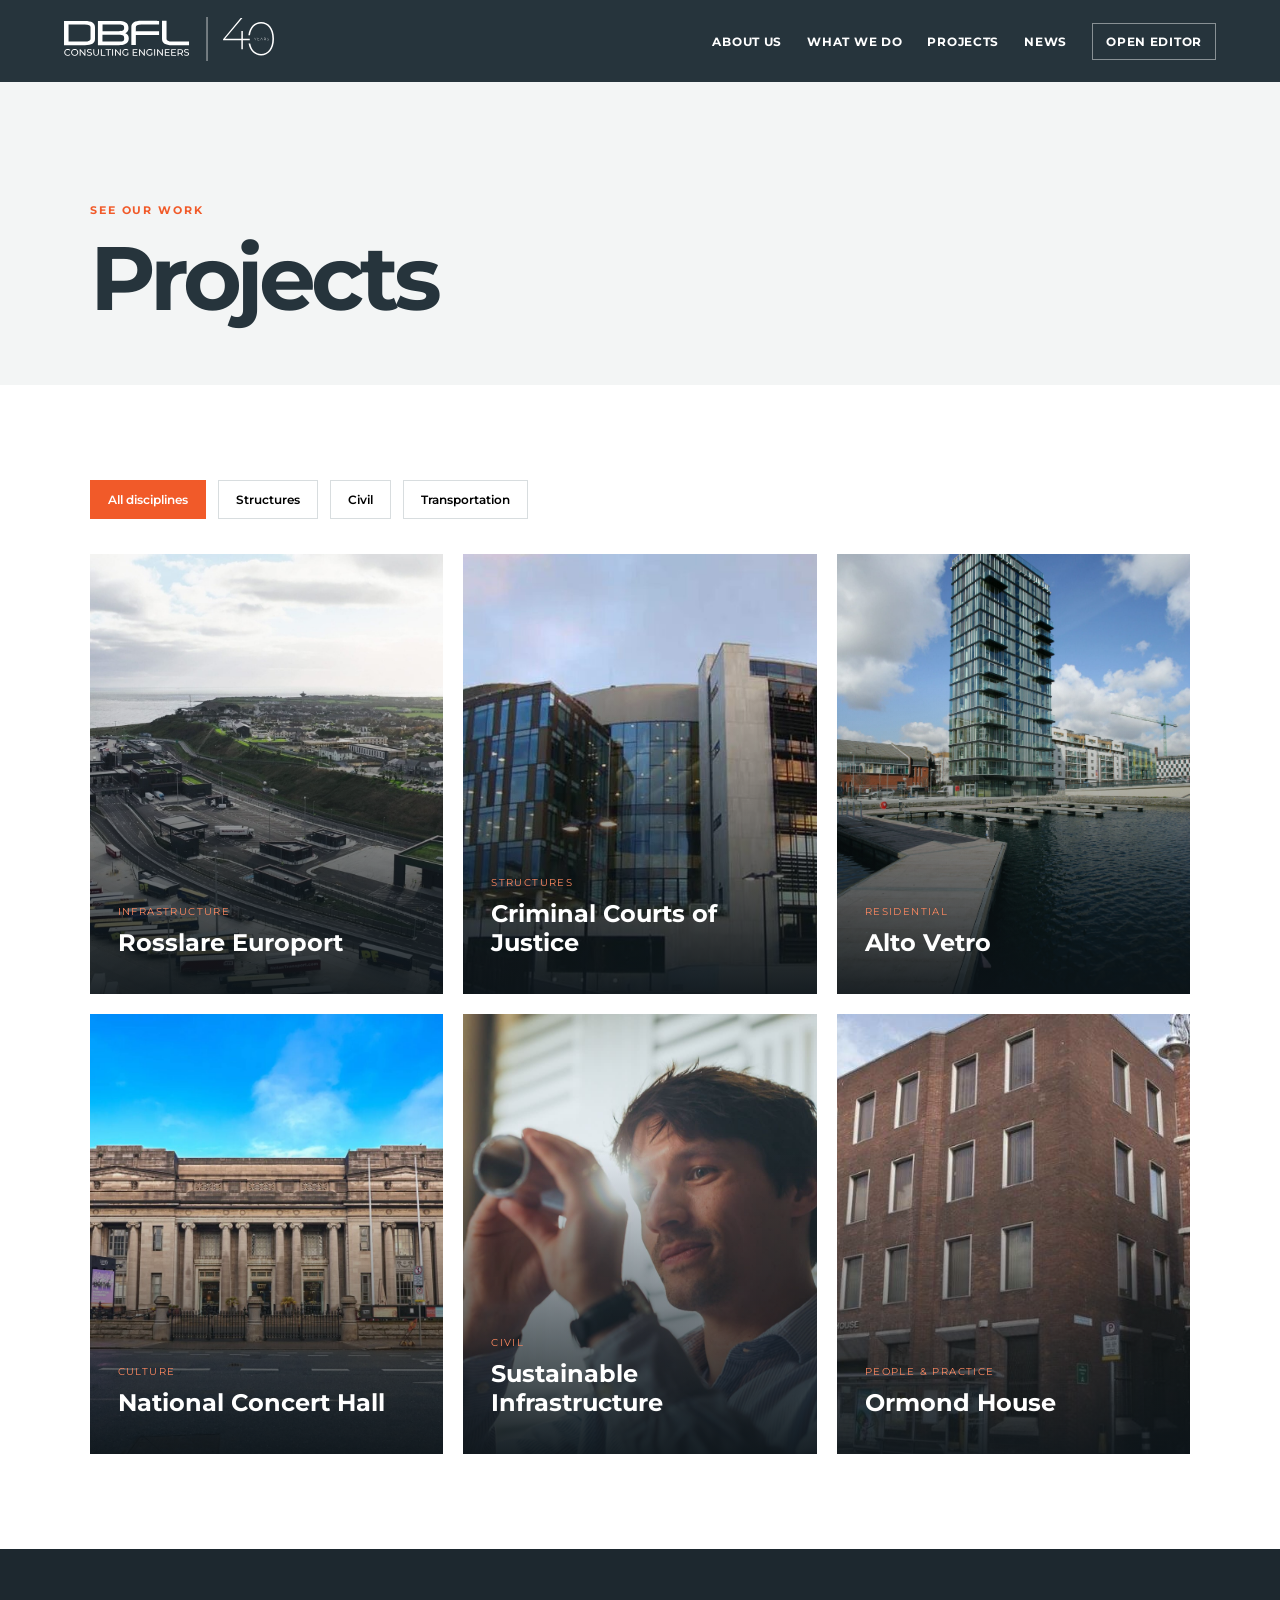
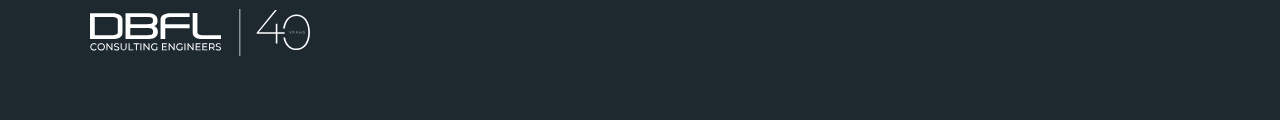
<file: projects.html>
<!doctype html><html lang="en"><head><meta charset="utf-8"><meta name="viewport" content="width=device-width,initial-scale=1"><title>Projects | DBFL</title><link rel="stylesheet" href="css/dbfl-site.css"></head><body><header class="dbfl-header"><a href="dbfl.html"><img src="assets/logos/dbfl-40-white.svg" alt="DBFL"></a><nav class="dbfl-nav"><a href="page.html?slug=about-us">About Us</a><a href="page.html?slug=what-we-do">What We Do</a><a href="projects.html">Projects</a><a href="news.html">News</a><a class="editor-link" href="admin.html">Open Editor</a></nav></header><main><section class="page-hero"><p class="kicker">See our work</p><h1>Projects</h1></section><section class="content-section"><div class="filterbar"><button class="active">All disciplines</button><button>Structures</button><button>Civil</button><button>Transportation</button></div><div class="card-grid"><article class="image-card"><img src="assets/images/hero-rosslare.jpg" alt="Rosslare Europort"><div><span>Infrastructure</span><h3>Rosslare Europort</h3></div></article><article class="image-card"><img src="assets/images/project-criminal-courts.jpg" alt="Criminal Courts of Justice"><div><span>Structures</span><h3>Criminal Courts of Justice</h3></div></article><article class="image-card"><img src="assets/images/project-alto-vetro.jpg" alt="Alto Vetro"><div><span>Residential</span><h3>Alto Vetro</h3></div></article><article class="image-card"><img src="assets/images/project-national-concert-hall.jpg" alt="National Concert Hall"><div><span>Culture</span><h3>National Concert Hall</h3></div></article><article class="image-card"><img src="assets/images/hero-steven.jpg" alt="Civil engineering project"><div><span>Civil</span><h3>Sustainable Infrastructure</h3></div></article><article class="image-card"><img src="assets/images/office-ormond-house.jpg" alt="Ormond House"><div><span>People &amp; Practice</span><h3>Ormond House</h3></div></article></div></section></main><footer class="dbfl-footer"><img src="assets/logos/dbfl-40-white.svg" alt="DBFL"></footer></body></html>
</file>
<file: css/style.css>
:root{
  --orange:#f15a24;
  --charcoal:#2f3a44;
  --ink:#111820;
  --paper:#f4f2ee;
  --white:#fff;
  --header-h:92px;
}
*{box-sizing:border-box}
html{scroll-behavior:smooth}
body{margin:0;font-family:"Montserrat",Arial,sans-serif;color:var(--ink);background:#fff;overflow-x:hidden}
a{color:inherit;text-decoration:none}
img{display:block;max-width:100%}
button{font:inherit}
.site-header{position:fixed;inset:0 0 auto;z-index:50;height:var(--header-h);display:flex;align-items:center;justify-content:space-between;padding:0 5vw;border-bottom:1px solid rgba(255,255,255,.2);transition:.35s ease}
.site-header.is-scrolled{height:76px;background:rgba(35,44,52,.96);backdrop-filter:blur(16px)}
.brand img{width:228px;max-height:58px}
.desktop-nav{display:flex;gap:28px;align-items:center}
.desktop-nav a{color:#fff;font-size:13px;font-weight:600;letter-spacing:.02em;position:relative}
.desktop-nav a:after{content:"";position:absolute;left:0;right:100%;bottom:-8px;height:2px;background:var(--orange);transition:.25s}
.desktop-nav a:hover:after{right:0}
.menu-toggle{display:none;background:none;border:0;padding:10px}
.menu-toggle span{display:block;width:28px;height:2px;background:#fff;margin:6px 0}
.mobile-nav{display:none}
.hero{height:100vh;min-height:720px;position:relative;background:var(--charcoal);overflow:hidden}
.slide{position:absolute;inset:0;opacity:0;visibility:hidden;transform:scale(1.035);transition:opacity .9s ease,transform 7s ease;display:flex;align-items:center;background-image:var(--bg);background-size:cover;background-position:center}
.slide.is-active{opacity:1;visibility:visible;transform:scale(1)}
.slide-shade{position:absolute;inset:0;background:linear-gradient(90deg,rgba(19,27,34,.9) 0%,rgba(25,34,42,.63) 48%,rgba(20,27,33,.22) 100%)}
.slide-content{position:relative;z-index:2;width:min(820px,72vw);margin-left:7vw;padding-top:55px;color:#fff}
.eyebrow{margin:0 0 22px;text-transform:uppercase;letter-spacing:.22em;font-weight:700;font-size:12px;color:#fff}
.eyebrow:before{content:"";display:inline-block;width:42px;height:2px;background:var(--orange);vertical-align:middle;margin-right:14px}
.eyebrow.dark{color:var(--charcoal)}
.slide h1,.slide h2{font-size:clamp(48px,5.2vw,82px);line-height:.99;letter-spacing:-.045em;margin:0 0 28px;font-weight:700}
.lead{max-width:690px;font-size:clamp(16px,1.3vw,21px);line-height:1.7;margin:0 0 34px;color:rgba(255,255,255,.9)}
.button{display:inline-flex;align-items:center;justify-content:center;min-height:52px;padding:0 26px;background:var(--orange);color:#fff;text-transform:uppercase;letter-spacing:.11em;font-size:11px;font-weight:700;transition:.25s}
.button:hover{transform:translateY(-2px);background:#d94b18}
.hero-tabs{position:absolute;z-index:5;right:0;top:50%;transform:translateY(-50%);display:grid;width:210px}
.hero-tab{border:0;border-left:1px solid rgba(255,255,255,.25);border-bottom:1px solid rgba(255,255,255,.16);background:rgba(27,35,42,.42);color:#fff;text-align:left;padding:20px 22px;cursor:pointer;font-size:12px;font-weight:600;backdrop-filter:blur(8px)}
.hero-tab span{display:block;color:var(--orange);font-size:10px;margin-bottom:7px;letter-spacing:.15em}
.hero-tab.is-active{background:rgba(241,90,36,.92)}
.hero-tab.is-active span{color:#fff}
.hero-controls{position:absolute;z-index:6;bottom:38px;left:7vw;display:flex;align-items:center;gap:20px;color:#fff}
.hero-controls>button{width:46px;height:46px;border:1px solid rgba(255,255,255,.45);background:transparent;color:#fff;cursor:pointer}
.dots{display:flex;gap:9px}.dot{width:7px;height:7px;border-radius:50%;border:0;background:rgba(255,255,255,.45);padding:0}.dot.is-active{background:var(--orange)}
.scroll-cue{position:absolute;z-index:6;bottom:32px;right:5vw;color:#fff;font-size:10px;letter-spacing:.18em;text-transform:uppercase;display:flex;align-items:center;gap:12px}.scroll-cue span{display:block;width:48px;height:1px;background:var(--orange)}
.section{padding:120px 7vw;position:relative}
.section-number{position:absolute;top:55px;right:7vw;font-size:12px;letter-spacing:.18em;color:#a1a7ac}
.story{display:grid;grid-template-columns:.85fr 1.15fr;gap:8vw;align-items:start;background:var(--paper)}
.story-year{font-size:clamp(120px,17vw,270px);line-height:.75;font-weight:800;letter-spacing:-.08em;color:transparent;-webkit-text-stroke:2px var(--orange)}
.story-copy{padding-top:28px}.story-copy h2,.section-heading h2,.future h2{font-size:clamp(38px,4.2vw,66px);line-height:1.08;letter-spacing:-.04em;margin:0 0 28px;font-weight:700}
.body-copy{font-size:18px;line-height:1.8;color:#53606b;max-width:760px}.placeholder-note{margin-top:28px;border-left:3px solid var(--orange);padding:18px 20px;background:#fff;font-size:13px;font-weight:600;color:#59636b}
.timeline-section{background:#fff}.section-heading{max-width:900px;margin-bottom:68px}.timeline{display:grid;grid-template-columns:repeat(5,1fr);border-top:1px solid #cdd2d5}.timeline article{padding:35px 24px 20px 0;position:relative;border-right:1px solid #e2e5e7;min-height:230px}.timeline article:before{content:"";position:absolute;top:-6px;left:0;width:11px;height:11px;border-radius:50%;background:var(--orange)}.timeline strong{display:block;font-size:42px;letter-spacing:-.04em}.timeline span{display:block;margin:12px 0;font-weight:700;text-transform:uppercase;font-size:11px;letter-spacing:.14em;color:var(--orange)}.timeline p{font-size:13px;line-height:1.65;color:#66717a;max-width:180px}.timeline .highlight{background:var(--orange);color:#fff;padding-left:24px}.timeline .highlight:before{background:#fff}.timeline .highlight span,.timeline .highlight p{color:#fff}
.dark-section{background:var(--charcoal);color:#fff}.project-grid{display:grid;grid-template-columns:repeat(3,1fr);gap:24px}.project-card{background:#222c34;overflow:hidden}.project-card img{width:100%;height:320px;object-fit:cover;filter:saturate(.85)}.project-card>div{padding:28px}.project-card span{color:var(--orange);font-size:10px;letter-spacing:.16em;text-transform:uppercase;font-weight:700}.project-card h3{font-size:24px;margin:12px 0}.project-card p{font-size:14px;line-height:1.6;color:#c8ced2}
.people{background:#fff}.quote-panel{display:grid;grid-template-columns:1.2fr .8fr;align-items:stretch;background:var(--paper)}.quote-panel img{width:100%;height:520px;object-fit:cover}.quote-panel blockquote{margin:0;padding:60px;display:flex;flex-direction:column;justify-content:center;font-size:clamp(24px,2.5vw,40px);font-weight:600;line-height:1.35;letter-spacing:-.025em}.quote-panel cite{font-style:normal;font-size:11px;text-transform:uppercase;letter-spacing:.14em;color:var(--orange);margin-top:30px}
.future{min-height:720px;color:#fff;display:flex;align-items:center;overflow:hidden}.future-image{position:absolute;inset:0;background:linear-gradient(90deg,rgba(29,39,47,.94),rgba(29,39,47,.45)),url('../assets/images/hero-rosslare.jpg') center/cover}.future-content{position:relative;z-index:2;max-width:760px}.future-content img{width:270px;margin-bottom:55px}.future-content p:not(.eyebrow){font-size:18px;line-height:1.7;max-width:650px;margin-bottom:30px}
footer{background:#182128;color:#fff;padding:34px 7vw;display:flex;align-items:center;justify-content:space-between;gap:20px}footer img{width:190px}footer p{font-size:11px;color:#aeb7bd}
.reveal{opacity:0;transform:translateY(24px);transition:opacity .8s ease,transform .8s ease}.reveal.is-visible{opacity:1;transform:none}
@media(max-width:1050px){.desktop-nav{display:none}.menu-toggle{display:block}.mobile-nav{display:flex;position:fixed;z-index:45;inset:76px 0 auto;background:#253039;flex-direction:column;padding:25px 6vw;transform:translateY(-130%);transition:.3s}.mobile-nav.is-open{transform:translateY(0)}.mobile-nav a{color:#fff;padding:14px 0;border-bottom:1px solid rgba(255,255,255,.12);font-weight:600}.hero-tabs{display:none}.slide-content{width:min(800px,86vw)}.story{grid-template-columns:1fr}.story-year{margin-bottom:20px}.timeline{grid-template-columns:1fr 1fr}.project-grid{grid-template-columns:1fr 1fr}.quote-panel{grid-template-columns:1fr}.quote-panel img{height:420px}}
@media(max-width:680px){:root{--header-h:76px}.site-header{padding:0 5vw}.brand img{width:178px}.hero{min-height:680px}.slide-content{margin-left:6vw;width:88vw;padding-top:30px}.slide h1,.slide h2{font-size:44px}.lead{font-size:15px}.hero-controls{left:6vw}.scroll-cue{display:none}.section{padding:85px 6vw}.timeline{grid-template-columns:1fr}.timeline article{border-right:0;border-bottom:1px solid #e2e5e7}.project-grid{grid-template-columns:1fr}.project-card img{height:260px}.quote-panel blockquote{padding:36px 28px}.future-content img{width:220px}footer{flex-direction:column;align-items:flex-start}}

/* History introduction inspired by premium editorial anniversary storytelling */
.history-intro{display:grid;grid-template-columns:.72fr 1.28fr;gap:8vw;align-items:start;background:#fff;border-bottom:1px solid #e3e5e6}
.history-stat{position:sticky;top:120px;padding-top:8px}
.history-stat strong{display:block;font-family:"Montserrat",Arial,sans-serif;font-size:clamp(150px,20vw,330px);font-weight:800;line-height:.72;letter-spacing:-.09em;color:var(--orange)}
.history-stat span{display:block;max-width:310px;margin-top:38px;font-size:13px;font-weight:700;line-height:1.55;letter-spacing:.13em;text-transform:uppercase;color:var(--charcoal)}
.history-intro-copy h2{font-size:clamp(40px,4.8vw,74px);line-height:1.04;letter-spacing:-.045em;margin:0 0 30px;font-weight:700}
.history-intro-copy>p:not(.eyebrow){font-size:18px;line-height:1.85;color:#56636d;max-width:820px}
.history-themes{display:grid;grid-template-columns:1fr 1fr;gap:22px;margin-top:50px}
.history-themes article{padding:28px 28px 30px;border-top:3px solid var(--orange);background:var(--paper)}
.history-themes span{font-size:11px;letter-spacing:.16em;color:var(--orange);font-weight:700}
.history-themes h3{font-size:20px;margin:20px 0 12px}
.history-themes p{font-size:14px;line-height:1.7;color:#68737c;margin:0}

/* Strong Montserrat year treatment */
.story-year{font-family:"Montserrat",Arial,sans-serif!important;font-weight:800!important;letter-spacing:-.085em!important;color:var(--orange)!important;-webkit-text-stroke:0!important;text-shadow:none!important}

/* Interactive history timeline */
.interactive-timeline{--line:#cfd4d7}
.timeline-years{position:relative;display:grid;grid-template-columns:repeat(5,1fr);margin:30px 0 48px;border-top:1px solid var(--line)}
.timeline-years:before{content:"";position:absolute;left:0;top:-2px;width:20%;height:3px;background:var(--orange);transition:transform .45s cubic-bezier(.2,.8,.2,1)}
.timeline-year{position:relative;border:0;background:transparent;padding:28px 12px 12px 0;text-align:left;cursor:pointer;font-family:"Montserrat",Arial,sans-serif;font-size:clamp(24px,3vw,44px);font-weight:700;letter-spacing:-.045em;color:#a0a7ac;transition:.25s}
.timeline-year:before{content:"";position:absolute;top:-7px;left:0;width:13px;height:13px;border-radius:50%;background:#fff;border:2px solid #b9c0c4;transition:.25s}
.timeline-year:hover,.timeline-year:focus-visible{color:var(--charcoal)}
.timeline-year.is-active{color:var(--orange)}
.timeline-year.is-active:before{background:var(--orange);border-color:var(--orange);box-shadow:0 0 0 6px rgba(241,90,36,.12)}
.timeline-years[data-index="1"]:before{transform:translateX(100%)}
.timeline-years[data-index="2"]:before{transform:translateX(200%)}
.timeline-years[data-index="3"]:before{transform:translateX(300%)}
.timeline-years[data-index="4"]:before{transform:translateX(400%)}

/* 40 Years immersive history additions */
.nav-admin{border:1px solid rgba(255,255,255,.5);padding:9px 14px}
.founder-story{display:grid;grid-template-columns:minmax(0,1fr) minmax(280px,.82fr);gap:42px;align-items:center}
.founder-story .eyebrow,.founder-story h2,.founder-story .body-copy{grid-column:1}
.founder-story h2{margin-bottom:0}.founder-story .body-copy{margin-top:-24px}
.founder-photo{grid-column:2;grid-row:1/5;margin:0;background:#202b32;color:#fff;overflow:hidden}
.founder-photo img{display:block;width:100%;aspect-ratio:1.15;object-fit:cover;filter:grayscale(1)}
.founder-photo figcaption{padding:16px 18px;font-size:11px;line-height:1.5;text-transform:uppercase;letter-spacing:.08em}
.legacy-numbers{display:grid;grid-template-columns:repeat(4,1fr);background:var(--orange);color:#fff;padding:0 6vw}
.legacy-number{min-height:220px;padding:52px 24px;border-right:1px solid rgba(255,255,255,.28);display:flex;flex-direction:column;justify-content:center}
.legacy-number:first-child{border-left:1px solid rgba(255,255,255,.28)}
.legacy-number strong{font-size:clamp(54px,7vw,104px);line-height:.9;letter-spacing:-.07em}
.legacy-number span{margin-top:18px;text-transform:uppercase;letter-spacing:.14em;font-size:11px;font-weight:700}
.timeline-years{grid-template-columns:repeat(7,1fr)}
.timeline-years:before{width:calc(100% / 7)}
.timeline-years[data-index="1"]:before{transform:translateX(100%)}
.timeline-years[data-index="2"]:before{transform:translateX(200%)}
.timeline-years[data-index="3"]:before{transform:translateX(300%)}
.timeline-years[data-index="4"]:before{transform:translateX(400%)}
.timeline-years[data-index="5"]:before{transform:translateX(500%)}
.timeline-years[data-index="6"]:before{transform:translateX(600%)}
.timeline-year{font-size:clamp(17px,2.15vw,34px)}
.timeline-panel-year{font-size:clamp(58px,7.5vw,124px);word-break:normal}
.office-journey{display:grid;grid-template-columns:.9fr 1.1fr;gap:7vw;align-items:center;background:#f0f2f3}
.office-map{width:100%;max-height:650px;object-fit:contain;filter:drop-shadow(0 24px 34px rgba(20,30,36,.12))}
.office-milestones{list-style:none;margin:44px 0 0;padding:0;border-left:2px solid #ccd2d5}
.office-milestones li{position:relative;display:grid;grid-template-columns:90px 1fr;align-items:center;min-height:64px;padding-left:28px;color:#879198;transition:.35s}
.office-milestones li:before{content:"";position:absolute;left:-8px;width:14px;height:14px;border-radius:50%;background:#fff;border:2px solid #aab2b6;transition:.35s}
.office-milestones li.is-active{color:var(--charcoal);transform:none;background:rgba(241,90,36,.045)}
.office-milestones li.is-active:before{background:var(--orange);border-color:var(--orange);box-shadow:0 0 0 7px rgba(241,90,36,.12)}
.office-milestones strong{color:var(--orange);font-size:14px}.office-milestones span{font-size:22px;font-weight:700}
.archive-section{overflow:hidden}.archive-reel{display:grid;grid-auto-flow:column;grid-auto-columns:minmax(270px,32vw);gap:20px;overflow-x:auto;padding:0 0 26px;scroll-snap-type:x mandatory;scrollbar-color:var(--orange) #e4e7e9}
.archive-reel figure{margin:0;scroll-snap-align:start;background:#f2f3f4}
.archive-reel img{display:block;width:100%;height:330px;object-fit:cover;filter:saturate(.8)}
.archive-reel figcaption{display:flex;gap:18px;padding:18px 20px;font-size:13px}.archive-reel strong{color:var(--orange)}
.principles-grid{display:grid;grid-template-columns:repeat(4,1fr);border-top:1px solid #ccd2d5;border-left:1px solid #ccd2d5}
.principles-grid article{padding:38px 28px;min-height:250px;border-right:1px solid #ccd2d5;border-bottom:1px solid #ccd2d5}
.principles-grid span{color:var(--orange);font-weight:800}.principles-grid h3{font-size:23px;margin:44px 0 14px}.principles-grid p{font-size:14px;line-height:1.7;color:#67727a}
.project-card img{object-position:center}

@media(max-width:1050px){.desktop-nav a:nth-child(-n+2){display:none}.founder-story{grid-template-columns:1fr}.founder-story .eyebrow,.founder-story h2,.founder-story .body-copy,.founder-photo{grid-column:1;grid-row:auto}.founder-story .body-copy{margin-top:0}.principles-grid{grid-template-columns:1fr 1fr}.office-journey{grid-template-columns:1fr}.office-map{max-height:480px}}
@media(max-width:680px){.legacy-numbers{grid-template-columns:1fr 1fr}.legacy-number{min-height:150px;padding:34px 16px}.archive-reel{grid-auto-columns:82vw}.archive-reel img{height:260px}.principles-grid{grid-template-columns:1fr}.timeline-years{display:flex}.timeline-year{min-width:110px}.timeline-panel-year{font-size:70px}}
.timeline-panel{display:grid;grid-template-columns:.55fr 1fr .9fr;min-height:440px;background:var(--charcoal);color:#fff;overflow:hidden;outline:none}
.timeline-panel.is-changing .timeline-panel-copy,.timeline-panel.is-changing .timeline-panel-year,.timeline-panel.is-changing .timeline-image-placeholder{opacity:0;transform:translateY(12px)}
.timeline-panel-year{display:flex;align-items:flex-end;padding:42px 34px;font-family:"Montserrat",Arial,sans-serif;font-size:clamp(72px,10vw,170px);font-weight:800;line-height:.7;letter-spacing:-.08em;color:var(--orange);transition:.25s}
.timeline-panel-copy{align-self:center;padding:55px 36px;transition:.25s}
.timeline-kicker{margin:0 0 18px;text-transform:uppercase;letter-spacing:.18em;font-size:11px;font-weight:700;color:var(--orange)}
.timeline-panel h3{font-size:clamp(30px,3.4vw,52px);line-height:1.08;letter-spacing:-.04em;margin:0 0 22px}
.timeline-panel-copy>p:not(.timeline-kicker){font-size:16px;line-height:1.75;color:#d4d9dc;max-width:600px}
.timeline-archive{margin-top:28px;padding:16px 18px;border-left:3px solid var(--orange);background:rgba(255,255,255,.07);font-size:12px;font-weight:600;color:#fff}
.timeline-image-placeholder{min-height:440px;display:grid;place-items:center;background:linear-gradient(145deg,rgba(241,90,36,.18),rgba(255,255,255,.04)),url('../assets/images/office-merrion-square.jpg?v=2') center/cover;position:relative;transition:.25s}
.timeline-image-placeholder:before{content:"";position:absolute;inset:0;background:rgba(20,28,34,.58)}
.timeline-image-placeholder span{position:relative;z-index:1;padding:12px 16px;border:1px solid rgba(255,255,255,.55);text-transform:uppercase;letter-spacing:.17em;font-size:10px;font-weight:700}

@media(max-width:1050px){
  .history-intro{grid-template-columns:1fr}.history-stat{position:static}.history-stat strong{font-size:clamp(120px,28vw,240px)}
  .timeline-panel{grid-template-columns:.55fr 1.2fr}.timeline-image-placeholder{grid-column:1/-1;min-height:320px}
}
@media(max-width:680px){
  .history-themes{grid-template-columns:1fr}
  .timeline-years{display:flex;overflow-x:auto;gap:30px;padding-bottom:12px;scrollbar-width:thin}
  .timeline-years:before{display:none}
  .timeline-year{min-width:92px;font-size:28px}
  .timeline-panel{grid-template-columns:1fr;min-height:auto}
  .timeline-panel-year{padding:36px 26px 14px;font-size:88px}
  .timeline-panel-copy{padding:28px 26px 38px}
  .timeline-image-placeholder{min-height:250px}
}


/* Interactive office map */
.office-map-wrap{position:relative;width:100%;align-self:center}
.office-map-wrap .office-map{display:block;width:100%;max-height:650px;object-fit:contain;filter:drop-shadow(0 24px 34px rgba(20,30,36,.12))}
.office-map-pin{position:absolute;z-index:3;width:24px;height:24px;padding:0;border:2px solid var(--orange);border-radius:50%;background:#fff;box-shadow:0 0 0 0 rgba(241,90,36,.3);transform:translate(-50%,-50%);cursor:pointer;transition:transform .25s,background .25s,box-shadow .25s}
.office-map-pin .pin-label{position:absolute;left:22px;top:50%;display:block;min-width:175px;padding:13px 18px;background:#fff;border:2px solid var(--orange);border-radius:24px 0 24px 0;box-shadow:none;white-space:nowrap;color:var(--charcoal);font-size:16px;line-height:1.25;font-weight:500;letter-spacing:0;text-align:left;text-shadow:none;transform:translateY(-50%);transition:border-color .2s,box-shadow .2s}
.office-map-pin .pin-label .pin-city{display:block;color:var(--orange);font-size:20px;font-weight:700;letter-spacing:0}
.office-map-pin .pin-label small{display:block;margin-top:3px;color:var(--charcoal);font-size:15px;letter-spacing:0;font-weight:500}
.pin-dublin .pin-label{left:22px;top:-34px}
.pin-waterford .pin-label{left:22px;top:34px}
.pin-cork .pin-label{left:22px;top:38px}
.pin-galway .pin-label{right:22px;left:auto;top:50%;text-align:right}
.office-map-pin.is-active .pin-label{border-color:var(--orange);box-shadow:0 7px 20px rgba(20,30,36,.12)}
.office-map-pin:not(.is-active) .pin-label{opacity:.94}
.office-map-pin:hover,.office-map-pin:focus-visible{transform:translate(-50%,-50%) scale(1.12);outline:2px solid var(--charcoal);outline-offset:4px}
.office-map-pin.is-active{background:var(--orange);box-shadow:0 0 0 9px rgba(241,90,36,.2),0 0 0 18px rgba(241,90,36,.08);animation:officePulse 1.8s ease-out infinite}
.pin-dublin{left:69%;top:53%}.pin-waterford{left:64%;top:66%}.pin-cork{left:53%;top:81%}.pin-galway{left:31%;top:57%}
.office-milestones li{cursor:pointer}
.office-milestones li:focus-visible{outline:2px solid var(--orange);outline-offset:2px;border-radius:2px}
.office-milestones li.is-active span{color:var(--charcoal)}
.office-milestones li.is-active strong{font-weight:800}
@keyframes officePulse{0%{box-shadow:0 0 0 0 rgba(241,90,36,.28)}70%{box-shadow:0 0 0 12px rgba(241,90,36,0),0 0 0 21px rgba(241,90,36,0)}100%{box-shadow:0 0 0 0 rgba(241,90,36,0)}}
@media(prefers-reduced-motion:reduce){.office-map-pin.is-active{animation:none}}
</file>
<file: css/admin.css>
@import url('https://fonts.googleapis.com/css2?family=Montserrat:wght@400;500;600;700;800&display=swap');
:root{--orange:#f15a29;--ink:#26343c;--muted:#6c7880;--bg:#eef1f2;--line:#d5dade;--white:#fff;--green:#26845a}*{box-sizing:border-box}body{margin:0;font-family:Montserrat,Arial,sans-serif;background:var(--bg);color:var(--ink)}button,input,select,textarea{font:inherit}.admin-shell{display:grid;grid-template-columns:250px 1fr;min-height:100vh}.admin-sidebar{background:#1e2a31;color:#fff;padding:28px 20px;position:sticky;top:0;height:100vh}.admin-logo{width:190px;margin-bottom:44px}.admin-nav button{display:block;width:100%;border:0;background:transparent;color:#c7ced2;text-align:left;padding:14px 12px;cursor:pointer;font-weight:700}.admin-nav button.active,.admin-nav button:hover{background:#2e3b43;color:#fff;border-left:3px solid var(--orange)}.view-site{display:block;color:#fff;margin-top:34px;padding:13px;border:1px solid #667178;text-decoration:none;font-size:12px;text-align:center}.admin-main{padding:34px 4vw}.admin-top{display:flex;justify-content:space-between;align-items:center;margin-bottom:28px}.admin-top h1{font-size:32px;margin:0}.demo-badge{background:#fff1ec;color:#8c381b;padding:10px 14px;font-size:11px;font-weight:700}.admin-panel{display:none}.admin-panel.active{display:block}.workspace{display:grid;grid-template-columns:340px minmax(0,1fr);gap:22px}.item-list,.editor-card,.media-card{background:#fff;border:1px solid var(--line)}.list-head{padding:18px;border-bottom:1px solid var(--line);display:flex;justify-content:space-between;align-items:center}.list-head h2{font-size:16px;margin:0}.primary,.secondary,.danger{border:0;padding:11px 14px;font-weight:700;cursor:pointer}.primary{background:var(--orange);color:#fff}.secondary{background:#e6e9eb;color:var(--ink)}.danger{background:#fee7e4;color:#9b2e22}.content-item{padding:17px 18px;border-bottom:1px solid var(--line);cursor:pointer}.content-item:hover,.content-item.active{background:#fff6f2}.content-item strong{display:block;font-size:14px}.content-item span{font-size:11px;color:var(--muted)}.status{display:inline-block;margin-top:8px!important;color:var(--green)!important;text-transform:uppercase;font-weight:800;letter-spacing:.06em}.editor-card{padding:27px}.editor-card h2{margin:0 0 24px}.form-grid{display:grid;grid-template-columns:1fr 1fr;gap:16px}.field{margin-bottom:17px}.field.full{grid-column:1/-1}.field label{display:block;font-size:11px;text-transform:uppercase;letter-spacing:.08em;font-weight:800;margin-bottom:8px}.field input,.field select,.field textarea{width:100%;border:1px solid #cbd1d4;padding:12px;background:#fff}.field textarea{min-height:110px;resize:vertical}.toolbar{display:flex;gap:5px;padding:8px;background:#edf0f1;border:1px solid #cbd1d4;border-bottom:0}.toolbar button{border:0;background:#fff;min-width:34px;padding:7px;cursor:pointer}.rich-editor{min-height:270px;border:1px solid #cbd1d4;padding:18px;line-height:1.7;outline:none}.actions{display:flex;justify-content:space-between;gap:10px;margin-top:22px}.actions>div{display:flex;gap:8px}.empty{padding:40px;text-align:center;color:var(--muted)}.media-layout{display:grid;grid-template-columns:310px 1fr;gap:22px}.media-card{padding:24px}.dropzone{border:2px dashed #c7cdd0;padding:35px 20px;text-align:center}.media-grid{display:grid;grid-template-columns:repeat(4,1fr);gap:14px}.media-item{background:#fff;border:1px solid var(--line);padding:8px}.media-item img{width:100%;aspect-ratio:1;object-fit:cover}.media-item p{font-size:10px;word-break:break-all}.hint{font-size:12px;color:var(--muted);line-height:1.6}.toast{position:fixed;right:25px;bottom:25px;background:#1f2b32;color:#fff;padding:15px 20px;transform:translateY(100px);opacity:0;transition:.25s}.toast.show{transform:none;opacity:1}@media(max-width:900px){.admin-shell{grid-template-columns:1fr}.admin-sidebar{position:relative;height:auto}.admin-nav{display:flex;overflow:auto}.admin-nav button{width:auto}.workspace,.media-layout{grid-template-columns:1fr}.media-grid{grid-template-columns:repeat(2,1fr)}}
</file>
<file: css/dbfl-site.css>
@import url('https://fonts.googleapis.com/css2?family=Montserrat:wght@400;500;600;700;800&display=swap');
:root{--orange:#f15a29;--ink:#26343c;--muted:#68757d;--paper:#f3f5f5;--line:#d8dddf;--white:#fff}
*{box-sizing:border-box}html{scroll-behavior:smooth}body{margin:0;font-family:Montserrat,Arial,sans-serif;color:var(--ink);background:#fff}a{color:inherit}img{max-width:100%}
.dbfl-header{position:sticky;top:0;z-index:30;height:82px;background:var(--ink);display:flex;align-items:center;padding:0 5vw;color:#fff}.dbfl-header img{width:210px}.dbfl-nav{margin-left:auto;display:flex;align-items:center;gap:25px}.dbfl-nav a{text-decoration:none;font-size:12px;font-weight:700;letter-spacing:.06em;text-transform:uppercase}.dbfl-nav a:hover{color:var(--orange)}.editor-link{border:1px solid rgba(255,255,255,.45);padding:10px 13px}
.site-hero{min-height:70vh;position:relative;display:flex;align-items:flex-end;padding:9vw 7vw;color:#fff;background:center/cover url('../assets/images/hero-rosslare.jpg')}.site-hero:before{content:"";position:absolute;inset:0;background:linear-gradient(90deg,rgba(22,32,39,.92),rgba(22,32,39,.25))}.site-hero>div{position:relative;max-width:850px}.kicker{text-transform:uppercase;letter-spacing:.18em;font-size:11px;font-weight:700;color:var(--orange)}.site-hero h1,.page-hero h1{font-size:clamp(45px,7vw,92px);line-height:.95;letter-spacing:-.055em;margin:18px 0 24px}.site-hero p{font-size:18px;line-height:1.7;max-width:670px}.button{display:inline-block;margin-top:22px;background:var(--orange);color:#fff;text-decoration:none;font-weight:700;padding:16px 23px}
.content-section{padding:95px 7vw}.content-section.alt{background:var(--paper)}.section-head{display:flex;justify-content:space-between;align-items:end;gap:30px;margin-bottom:48px}.section-head h2{font-size:clamp(36px,5vw,70px);line-height:1;letter-spacing:-.05em;margin:10px 0}.section-head p{max-width:520px;color:var(--muted);line-height:1.75}
.service-grid,.card-grid,.news-grid{display:grid;grid-template-columns:repeat(3,1fr);gap:20px}.service-card,.content-card{border:1px solid var(--line);padding:32px;min-height:270px;background:#fff}.service-card span{font-size:12px;color:var(--orange);font-weight:800}.service-card h3,.content-card h3{font-size:24px;margin:55px 0 14px}.service-card p,.content-card p{color:var(--muted);line-height:1.7;font-size:14px}.image-card{position:relative;min-height:440px;overflow:hidden;background:#222;color:#fff}.image-card img{width:100%;height:100%;object-fit:cover;position:absolute;inset:0;transition:.5s}.image-card:after{content:"";position:absolute;inset:30% 0 0;background:linear-gradient(transparent,rgba(12,20,25,.92))}.image-card div{position:absolute;z-index:2;bottom:0;padding:28px}.image-card span{font-size:10px;text-transform:uppercase;letter-spacing:.14em;color:#ff8a61}.image-card h3{font-size:24px;margin:9px 0}.image-card:hover img{transform:scale(1.04)}
.page-hero{padding:110px 7vw 65px;background:var(--paper)}.page-hero h1{font-size:clamp(48px,7vw,90px);margin-bottom:0}.article-wrap{display:grid;grid-template-columns:minmax(0,1fr) 250px;gap:7vw;padding:75px 7vw 110px}.article-body{max-width:850px}.article-body h2{font-size:34px;margin:55px 0 15px}.article-body p{font-size:17px;line-height:1.85;color:#4e5c64}.article-aside{border-left:1px solid var(--line);padding-left:25px}.article-aside a{display:block;margin-bottom:16px;font-weight:700;text-decoration:none}.article-aside a:hover{color:var(--orange)}
.article-body h3{font-size:21px;margin:30px 0 5px}.lead{font-size:22px!important;color:var(--ink)!important}.feature-grid,.values-grid,.people-grid{display:grid;grid-template-columns:repeat(3,1fr);gap:14px;margin:40px 0}.feature-grid section,.values-grid section,.people-grid article{border:1px solid var(--line);padding:25px;background:#fff}.feature-grid span,.values-grid span{color:var(--orange);font-size:11px;font-weight:800}.feature-grid h3,.values-grid h3,.people-grid h3{margin:26px 0 6px}.feature-grid p,.values-grid p,.people-grid p{font-size:13px;line-height:1.6;margin:0}.values-grid{grid-template-columns:repeat(2,1fr)}.impact-band{margin:55px 0;padding:42px;background:var(--ink);color:#fff}.impact-band h3{font-size:32px;margin:10px 0}.impact-band p{color:#d8dddf}.page-links{display:grid;grid-template-columns:1fr 1fr;gap:14px;margin-top:45px}.page-links a{display:flex;flex-direction:column;gap:8px;background:var(--paper);padding:26px;text-decoration:none}.page-links small{color:var(--orange);font-weight:700;text-transform:uppercase;letter-spacing:.08em}.people-grid article b{display:grid;place-items:center;width:48px;height:48px;border-radius:50%;background:var(--orange);color:#fff}.people-grid.compact{grid-template-columns:repeat(2,1fr)}.name-list{padding:24px;border-left:4px solid var(--orange);background:var(--paper);line-height:2!important}
.service-intro{border-left:5px solid var(--orange);padding:5px 0 5px 30px;margin-bottom:65px}.service-intro p{font-size:21px;line-height:1.65;color:var(--ink)}.discipline-section{position:relative;padding:65px 0;border-top:1px solid var(--line)}.discipline-section .discipline-number{position:absolute;right:0;top:45px;font-size:72px;font-weight:800;color:#e8ebec;line-height:1}.discipline-section h2{max-width:680px;font-size:clamp(36px,5vw,58px);letter-spacing:-.045em;margin-top:12px}.service-tags{display:flex;flex-wrap:wrap;gap:9px;margin:25px 0 40px}.service-tags span{border:1px solid var(--line);padding:10px 13px;font-size:11px;font-weight:700;text-transform:uppercase;letter-spacing:.05em}.client-panel{background:var(--paper);padding:45px;margin:30px 0 60px}.client-panel h2{margin-top:10px}.client-list{display:grid;grid-template-columns:repeat(3,1fr);gap:1px;background:var(--line);border:1px solid var(--line)}.client-list span{background:#fff;padding:17px;font-size:12px;font-weight:700}.contact-cta{display:flex;align-items:center;justify-content:space-between;gap:35px;background:var(--ink);color:#fff;padding:45px}.contact-cta h2{margin:8px 0}.contact-cta p{color:#d8dddf}.contact-cta .button{flex:none;margin:0}
.values-intro{max-width:650px;margin:0 0 40px}.values-intro p{font-size:21px;color:var(--ink)}.values-wall{display:grid;grid-template-columns:repeat(12,1fr);grid-auto-rows:120px;gap:14px;margin:45px 0 80px}.value-poster{position:relative;overflow:hidden;background:#202b32;color:#fff;isolation:isolate}.value-poster:nth-child(1),.value-poster:nth-child(4){grid-column:span 7;grid-row:span 4}.value-poster:nth-child(2),.value-poster:nth-child(3){grid-column:span 5;grid-row:span 4}.value-poster:nth-child(5),.value-poster:nth-child(6){grid-column:span 6;grid-row:span 4}.value-poster:after{content:"";position:absolute;z-index:-1;inset:25% 0 0;background:linear-gradient(transparent,rgba(19,27,32,.92))}.value-poster img,.value-poster>i{position:absolute;z-index:-2;inset:-12%;width:124%;height:124%;object-fit:cover;transition:transform .8s cubic-bezier(.2,.75,.25,1)}.value-poster>span{position:absolute;top:25px;left:27px;font-size:11px;font-weight:800;letter-spacing:.15em}.value-poster>div{position:absolute;left:28px;right:28px;bottom:26px}.value-poster h3{font-size:clamp(30px,4vw,52px);letter-spacing:-.045em;margin:0 0 7px}.value-poster p{max-width:570px;margin:0;line-height:1.55;color:rgba(255,255,255,.88);font-size:13px;transform:translateY(14px);opacity:0;max-height:0;transition:.45s}.value-poster:hover img,.value-poster:hover>i{transform:scale(1.06) rotate(1deg)}.value-poster:hover p,.value-poster:focus-within p{transform:none;opacity:1;max-height:100px}.value-poster.innovation{background:#c8461e}.value-poster.integrity{background:#944c78}.value-poster.excellence{background:#9e1c31}.value-poster.inclusivity{background:#bd6900}.value-poster.sustainability{background:#07598d}.value-poster.adaptability{background:#6a4892}.value-poster.adaptability>i{background:radial-gradient(circle at 28% 33%,rgba(255,255,255,.58) 0 18%,transparent 18.5%),radial-gradient(circle at 68% 65%,rgba(255,255,255,.32) 0 28%,transparent 28.5%),radial-gradient(circle at 78% 20%,rgba(255,255,255,.18) 0 12%,transparent 12.5%)}
.filterbar{display:flex;gap:12px;flex-wrap:wrap;margin-bottom:35px}.filterbar button{border:1px solid var(--line);background:#fff;padding:11px 17px;font:600 12px Montserrat;cursor:pointer}.filterbar button.active{background:var(--orange);border-color:var(--orange);color:#fff}
.dbfl-footer{background:#1d282f;color:#fff;padding:60px 7vw}.dbfl-footer img{width:220px}.dbfl-footer p{color:#b8c0c4;font-size:12px;margin-top:25px}.notice{padding:12px 7vw;background:#fff1ec;color:#7a321c;font-size:12px;font-weight:600}
@media(max-width:900px){.dbfl-nav a:not(.editor-link){display:none}.service-grid,.card-grid,.news-grid{grid-template-columns:1fr 1fr}.article-wrap{grid-template-columns:1fr}.article-aside{border-left:0;border-top:1px solid var(--line);padding:25px 0 0}.feature-grid,.people-grid{grid-template-columns:repeat(2,1fr)}.values-wall{grid-template-columns:1fr 1fr;grid-auto-rows:390px}.value-poster:nth-child(n){grid-column:span 1;grid-row:span 1}.value-poster p{transform:none;opacity:1;max-height:120px}}
@media(max-width:620px){.dbfl-header{height:72px}.dbfl-header img{width:180px}.site-hero{min-height:640px;padding:110px 6vw 70px}.content-section,.page-hero,.article-wrap{padding-left:6vw;padding-right:6vw}.service-grid,.card-grid,.news-grid,.feature-grid,.values-grid,.people-grid,.people-grid.compact,.page-links,.client-list,.values-wall{grid-template-columns:1fr}.values-wall{grid-auto-rows:430px}.section-head{display:block}.image-card{min-height:360px}.impact-band,.client-panel,.contact-cta{padding:28px}.discipline-section .discipline-number{font-size:52px}.contact-cta{display:block}.contact-cta .button{margin-top:18px}}
.people-grid article img{width:calc(100% + 50px);max-width:none;aspect-ratio:1;object-fit:cover;display:block;margin:-25px -25px 22px}.team-directory{margin-top:75px;padding-top:55px;border-top:1px solid var(--line)}.team-directory-head{display:flex;align-items:end;justify-content:space-between;gap:25px;margin-bottom:28px}.team-directory-head h2{margin:6px 0}.team-directory-head p{font-size:13px;margin:0}.team-search{width:min(100%,320px);border:1px solid var(--line);padding:14px 16px;font:500 14px Montserrat}.team-photo-grid{display:grid;grid-template-columns:repeat(4,1fr);gap:14px}.team-photo-card{margin:0;background:var(--paper);overflow:hidden}.team-photo-card img{display:block;width:100%;aspect-ratio:1;object-fit:cover;transition:transform .45s}.team-photo-card figcaption{padding:17px;font-size:13px;font-weight:700}.team-photo-card:hover img{transform:scale(1.035)}.team-empty{display:none;padding:30px;background:var(--paper)}
.team-group-photo{margin:5px 0 70px;position:relative;overflow:hidden;background:var(--ink)}.team-group-photo img{display:block;width:100%;aspect-ratio:3/2;object-fit:cover}.team-group-photo figcaption{position:absolute;left:0;right:0;bottom:0;padding:45px 28px 24px;color:#fff;font-size:12px;font-weight:700;letter-spacing:.08em;text-transform:uppercase;background:linear-gradient(transparent,rgba(16,25,30,.82))}
@media(max-width:900px){.team-photo-grid{grid-template-columns:repeat(3,1fr)}}
@media(max-width:620px){.team-directory-head{display:block}.team-search{margin-top:15px}.team-photo-grid{grid-template-columns:repeat(2,1fr)}}
</file>
